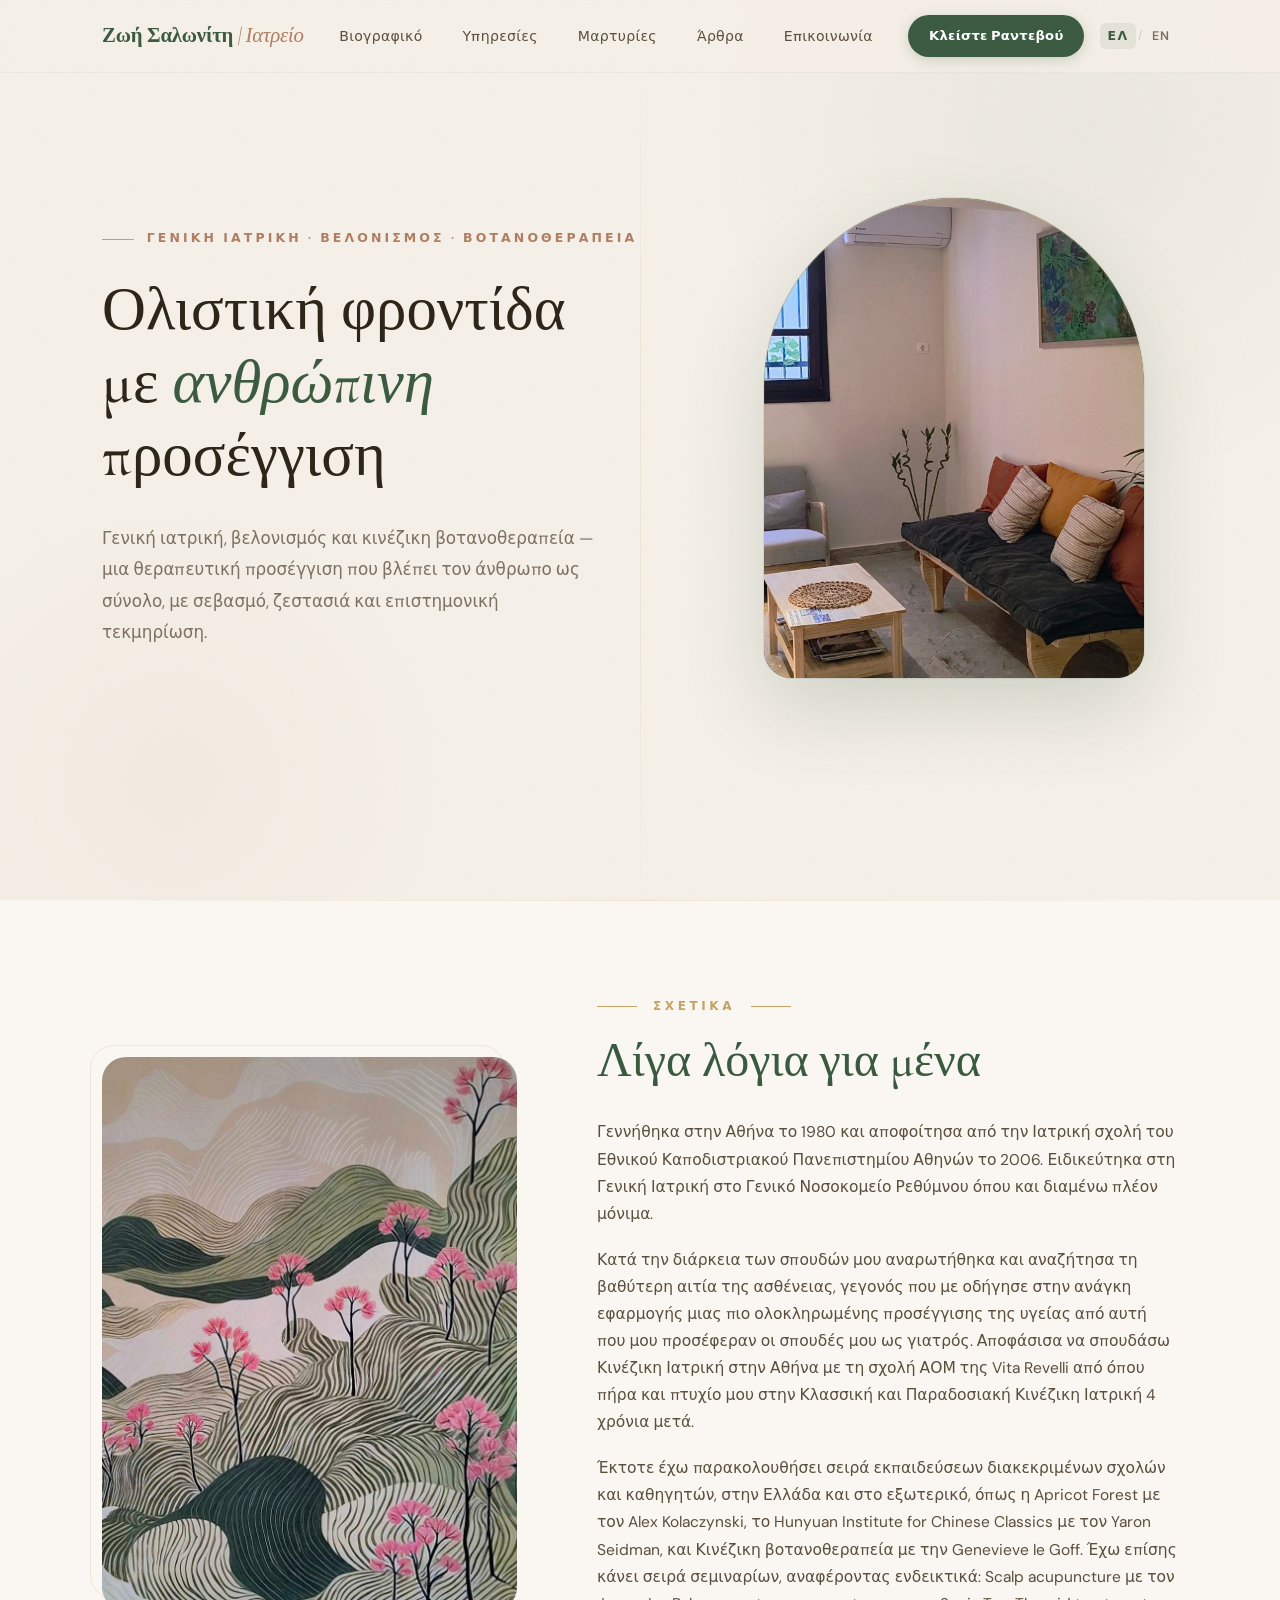
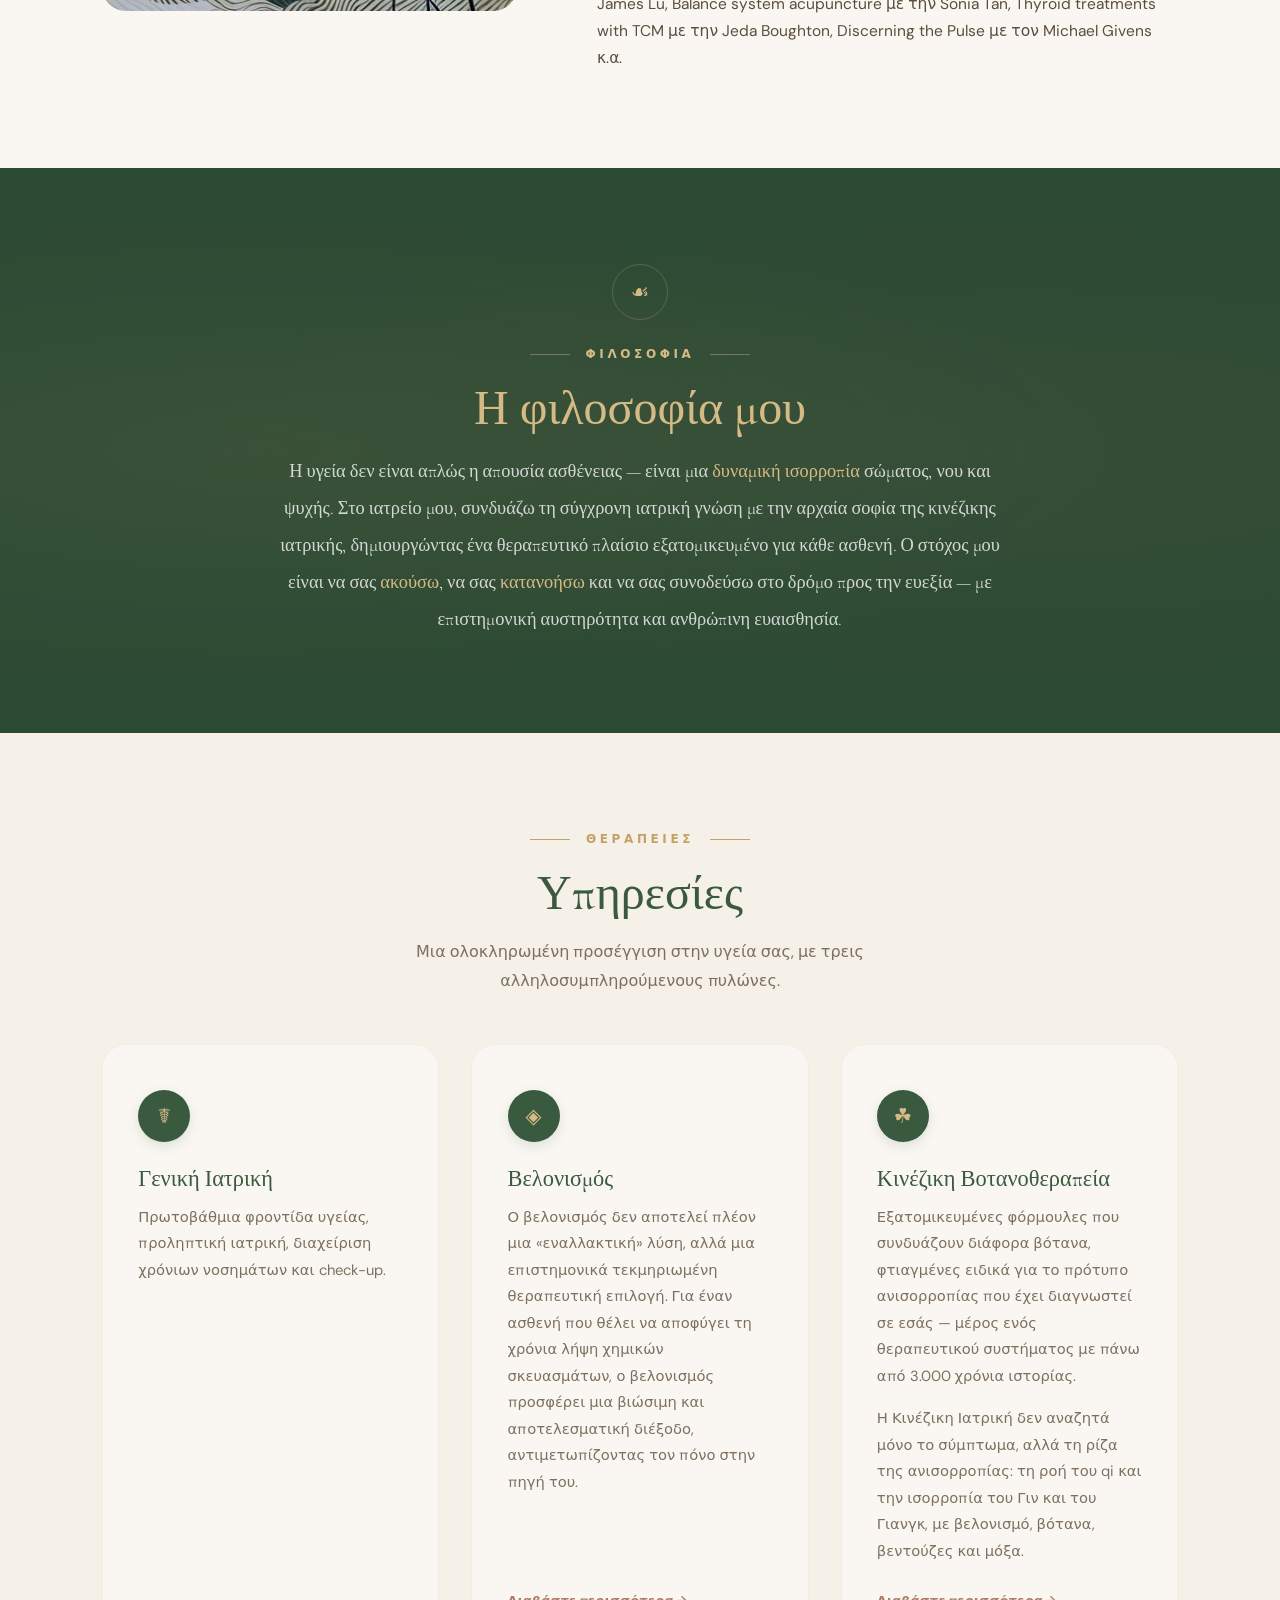
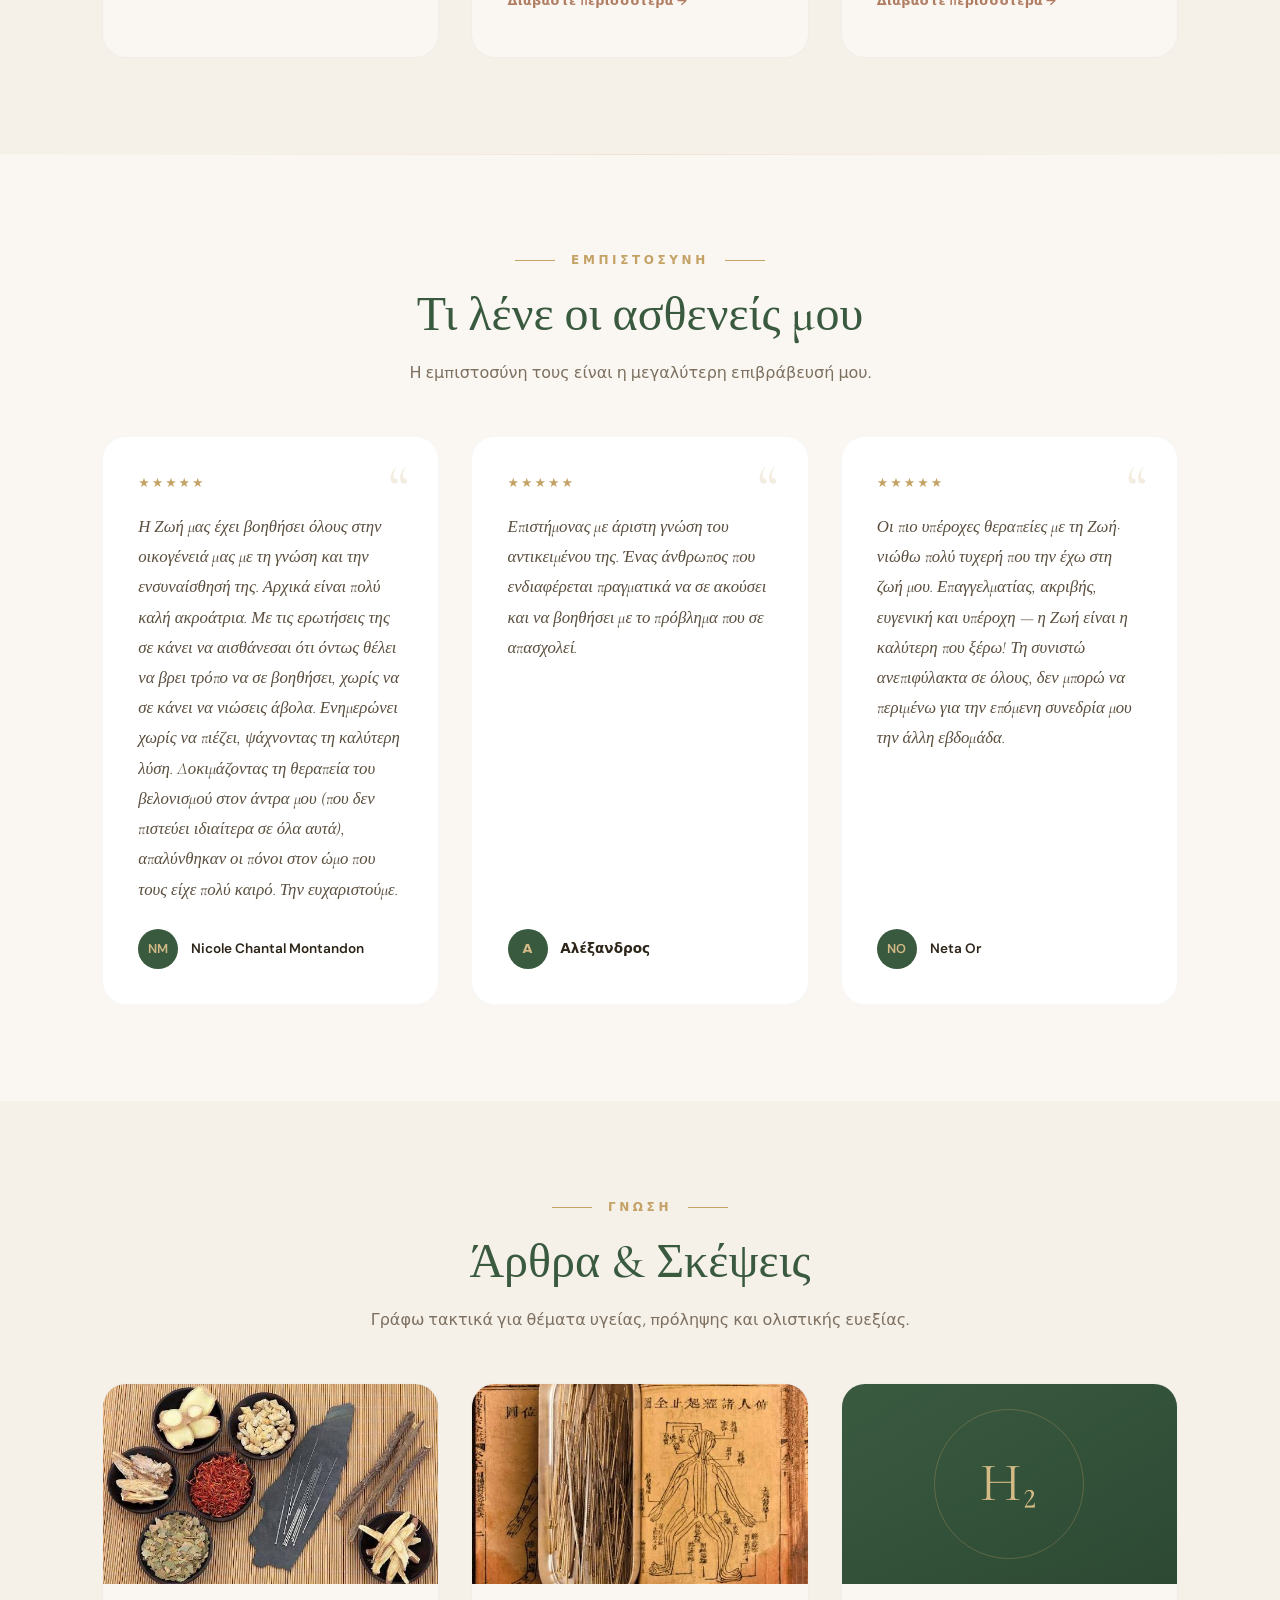
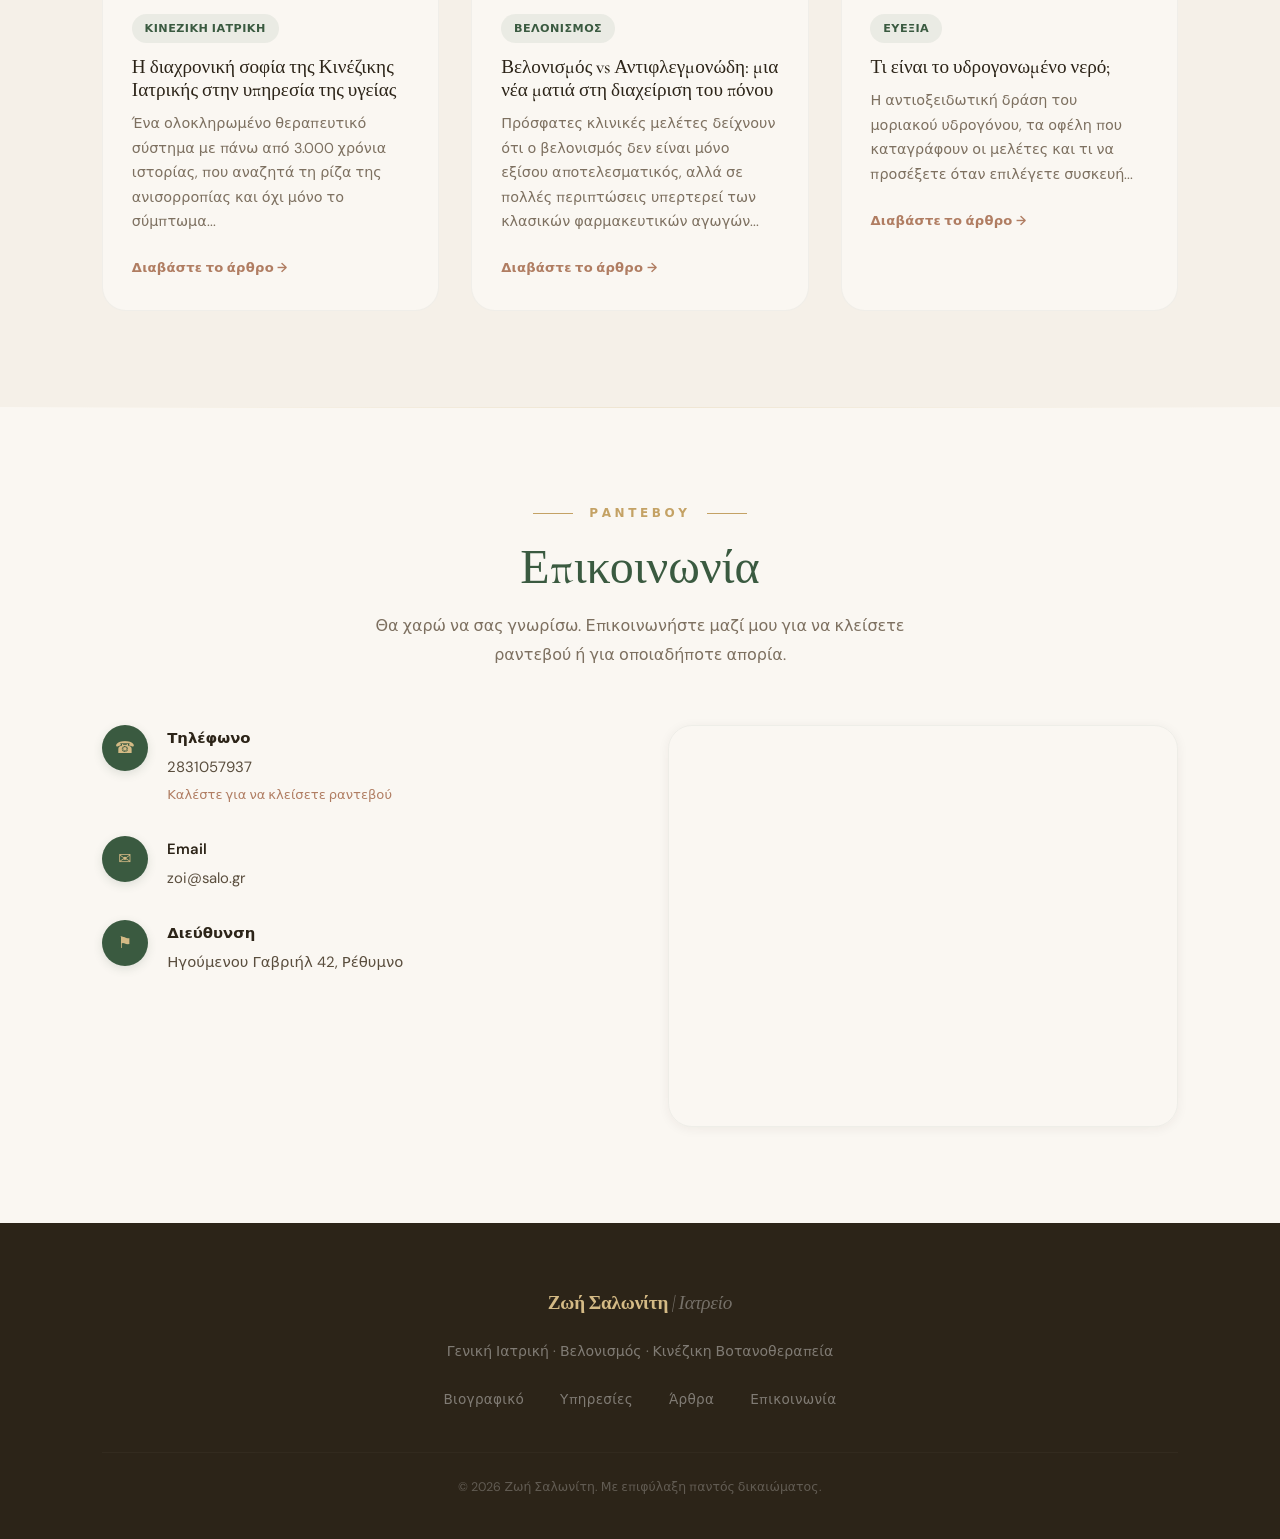
<file: index.html>
<!DOCTYPE html>
<html lang="el" data-lang="el"
      data-title-el="Ζωή Σαλωνίτη — Γενική Ιατρική · Βελονισμός · Κινέζικη Βοτανοθεραπεία"
      data-title-en="Zoi Saloniti — General Medicine · Acupuncture · Chinese Herbal Medicine"
      data-description-el="Ιατρείο στο Ρέθυμνο: γενική ιατρική, βελονισμός και κινέζικη βοτανοθεραπεία. Μια ολιστική προσέγγιση της υγείας με ανθρώπινη φροντίδα και επιστημονική τεκμηρίωση."
      data-description-en="Practice in Rethymno, Crete: general medicine, acupuncture and Chinese herbal medicine. A holistic approach to health, with genuine care and scientific grounding.">
<head>
    <meta charset="UTF-8">
    <meta name="viewport" content="width=device-width, initial-scale=1.0">
    <title>Ζωή Σαλωνίτη — Γενική Ιατρική · Βελονισμός · Κινέζικη Βοτανοθεραπεία</title>
    <meta name="description" content="Ιατρείο στο Ρέθυμνο: γενική ιατρική, βελονισμός και κινέζικη βοτανοθεραπεία. Μια ολιστική προσέγγιση της υγείας με ανθρώπινη φροντίδα και επιστημονική τεκμηρίωση.">
    <script src="lang.js"></script>
    <link rel="preconnect" href="https://fonts.googleapis.com">
    <link rel="preconnect" href="https://fonts.gstatic.com" crossorigin>
    <link href="https://fonts.googleapis.com/css2?family=Cormorant+Garamond:ital,wght@0,400;0,500;0,600;0,700;1,400;1,500&family=DM+Sans:ital,wght@0,400;0,500;0,600;0,700;1,400&display=swap" rel="stylesheet">
    <style>
        /* ── Reset & Base ── */
        *, *::before, *::after { margin: 0; padding: 0; box-sizing: border-box; }

        :root {
            --ivory:      #F5F0E8;
            --ivory-warm: #EDE6D8;
            --cream:      #FAF7F2;
            --forest:     #3A5A40;
            --forest-deep:#2D4A34;
            --forest-light:#4A7050;
            --clay:       #B07D62;
            --clay-light: #C49A80;
            --clay-dark:  #8E5F46;
            --gold:       #C4A265;
            --gold-light: #D4BA85;
            --text:       #2C2418;
            --text-mid:   #5A4E3E;
            --text-light: #7D7060;
            --sage-bg:    #D4DCCA;
            --white:      #FFFFFF;
            --shadow-sm:  0 2px 12px rgba(44,36,24,.06);
            --shadow-md:  0 8px 30px rgba(44,36,24,.08);
            --shadow-lg:  0 20px 60px rgba(44,36,24,.12);
            --radius:     12px;
            --radius-lg:  24px;
        }

        html { scroll-behavior: smooth; }

        /* ── Bilingual content: only the active language is displayed ── */
        html[data-lang="el"] [data-lang="en"],
        html[data-lang="en"] [data-lang="el"] { display: none !important; }

        body {
            font-family: 'DM Sans', system-ui, sans-serif;
            color: var(--text);
            background: var(--ivory);
            line-height: 1.75;
            -webkit-font-smoothing: antialiased;
            overflow-x: hidden;
        }

        /* Grain texture overlay */
        body::after {
            content: '';
            position: fixed;
            top: 0; left: 0; width: 100%; height: 100%;
            pointer-events: none;
            z-index: 9999;
            opacity: .028;
            background-image: url("data:image/svg+xml,%3Csvg viewBox='0 0 256 256' xmlns='http://www.w3.org/2000/svg'%3E%3Cfilter id='noise'%3E%3CfeTurbulence type='fractalNoise' baseFrequency='0.9' numOctaves='4' stitchTiles='stitch'/%3E%3C/filter%3E%3Crect width='100%25' height='100%25' filter='url(%23noise)'/%3E%3C/svg%3E");
            background-repeat: repeat;
            background-size: 200px 200px;
        }

        /* ── Typography ── */
        h1, h2, h3 {
            font-family: 'Cormorant Garamond', Georgia, serif;
            font-weight: 600;
            line-height: 1.2;
        }
        h4, h5 {
            font-family: 'DM Sans', system-ui, sans-serif;
            font-weight: 600;
        }

        h2.section-title {
            font-size: clamp(2rem, 4vw, 3rem);
            font-weight: 500;
            margin-bottom: .3em;
            color: var(--forest);
        }
        .section-subtitle {
            color: var(--text-light);
            font-size: 1rem;
            max-width: 550px;
            margin: 0 auto 3rem;
            line-height: 1.8;
        }

        /* Decorative line for section titles */
        .section-ornament {
            display: flex;
            align-items: center;
            justify-content: center;
            gap: 1rem;
            margin-bottom: 1rem;
        }
        .section-ornament::before,
        .section-ornament::after {
            content: '';
            width: 40px;
            height: 1px;
            background: var(--gold);
        }
        .section-ornament span {
            font-size: .75rem;
            letter-spacing: .3em;
            text-transform: uppercase;
            color: var(--gold);
            font-weight: 600;
        }

        /* ── Layout helpers ── */
        .container { max-width: 1140px; margin: 0 auto; padding: 0 2rem; }
        section { padding: 6rem 0; position: relative; }
        .text-center { text-align: center; }

        /* ── Navigation ── */
        nav {
            position: fixed; top: 0; left: 0; right: 0; z-index: 100;
            background: rgba(245,240,232,.88);
            backdrop-filter: blur(16px);
            -webkit-backdrop-filter: blur(16px);
            border-bottom: 1px solid rgba(58,90,64,.06);
            transition: box-shadow .4s, background .4s;
        }
        nav.scrolled {
            box-shadow: 0 1px 20px rgba(44,36,24,.06);
            background: rgba(245,240,232,.95);
        }
        nav .container {
            display: flex; align-items: center; justify-content: space-between;
            height: 72px;
        }
        .logo {
            font-family: 'Cormorant Garamond', Georgia, serif;
            font-size: 1.3rem; font-weight: 600; color: var(--forest);
            text-decoration: none; letter-spacing: -.01em;
        }
        .logo .logo-sub {
            color: var(--clay);
            font-weight: 400;
            font-style: italic;
        }
        .nav-links { display: flex; gap: 2.5rem; list-style: none; }
        .nav-links a {
            text-decoration: none; color: var(--text-mid);
            font-size: .88rem; font-weight: 500;
            letter-spacing: .02em;
            transition: color .3s; position: relative;
        }
        .nav-links a:hover { color: var(--forest); }
        .nav-links a::after {
            content: ''; position: absolute; bottom: -6px; left: 50%; transform: translateX(-50%);
            width: 0; height: 1.5px; background: var(--gold);
            border-radius: 1px; transition: width .3s;
        }
        .nav-links a:hover::after { width: 100%; }

        /* ── Language switch ── */
        .nav-right { display: flex; align-items: center; gap: 1rem; }

        /* Always-visible booking button in the fixed header */
        .nav-cta {
            display: inline-flex; align-items: center;
            background: var(--forest); color: var(--white);
            padding: .58rem 1.3rem; border-radius: 50px;
            font-size: .82rem; font-weight: 600; letter-spacing: .02em;
            text-decoration: none; white-space: nowrap;
            box-shadow: 0 3px 14px rgba(58,90,64,.22);
            transition: background .3s, transform .3s, box-shadow .3s;
        }
        .nav-cta:hover {
            background: var(--forest-deep);
            transform: translateY(-1px);
            box-shadow: 0 6px 20px rgba(58,90,64,.28);
        }
        .nav-cta-short { display: none; }
        .lang-switch { display: flex; align-items: center; gap: .15rem; }
        .lang-btn {
            background: none; border: none; cursor: pointer;
            font-family: inherit; font-size: .78rem; font-weight: 600;
            letter-spacing: .12em; text-transform: uppercase;
            color: var(--text-light);
            padding: .3rem .45rem; border-radius: 6px;
            transition: color .3s, background .3s;
        }
        .lang-btn:hover { color: var(--forest); }
        .lang-btn[aria-pressed="true"] {
            color: var(--forest); background: rgba(58,90,64,.08);
        }
        .lang-sep { color: rgba(58,90,64,.25); font-size: .7rem; }

        .hamburger {
            display: none; background: none; border: none; cursor: pointer;
            flex-direction: column; gap: 5px; padding: 4px;
        }
        .hamburger span {
            display: block; width: 22px; height: 1.5px; background: var(--text);
            border-radius: 2px; transition: .3s;
        }

        /* ── Hero ── */
        .hero {
            min-height: 100vh; display: flex; align-items: center;
            padding-top: 72px;
            background: var(--ivory);
            position: relative; overflow: hidden;
        }
        /* Subtle radial gradient for depth */
        .hero::before {
            content: ''; position: absolute; top: -30%; right: -15%;
            width: 800px; height: 800px; border-radius: 50%;
            background: radial-gradient(circle, rgba(58,90,64,.06) 0%, transparent 65%);
            pointer-events: none;
        }
        .hero::after {
            content: ''; position: absolute; bottom: -20%; left: -10%;
            width: 600px; height: 600px; border-radius: 50%;
            background: radial-gradient(circle, rgba(176,125,98,.05) 0%, transparent 65%);
            pointer-events: none;
        }
        /* Decorative vertical line */
        .hero-line {
            position: absolute;
            top: 72px; bottom: 0; left: 50%;
            width: 1px;
            background: linear-gradient(to bottom, transparent, var(--gold-light) 30%, var(--gold-light) 70%, transparent);
            opacity: .2;
            pointer-events: none;
        }

        .hero .container {
            display: grid; grid-template-columns: 1.1fr 0.9fr; gap: 5rem; align-items: center;
            position: relative; z-index: 1;
        }
        .hero-text h1 {
            font-size: clamp(2.4rem, 5vw, 3.8rem);
            color: var(--text); margin-bottom: .5em;
            font-weight: 500;
        }
        .hero-text h1 em {
            font-style: italic; color: var(--forest);
            font-weight: 500;
        }
        /* Cormorant's Latin glyphs have a smaller x-height than its Greek ones,
           so English headings need a nudge to look the same size. */
        html[data-lang="en"] .hero-text h1 {
            font-size: clamp(2.6rem, 5.45vw, 4.15rem);
        }
        html[data-lang="en"] h2.section-title {
            font-size: clamp(2.15rem, 4.35vw, 3.25rem);
        }
        .hero-tagline {
            display: flex; align-items: center; gap: .8rem;
            margin-bottom: 1.5rem;
        }
        .hero-tagline::before {
            content: '';
            width: 32px; height: 1px;
            background: var(--gold);
            flex-shrink: 0;
        }
        .hero-tagline span {
            font-size: .78rem;
            letter-spacing: .25em;
            text-transform: uppercase;
            color: var(--clay);
            font-weight: 600;
        }
        .hero-text p {
            font-size: 1.05rem; color: var(--text-light);
            max-width: 500px;
            line-height: 1.85;
        }
        .hero-photo {
            display: flex; justify-content: center; align-items: center;
        }
        .hero-photo .photo-frame {
            width: 380px; height: 480px;
            border-radius: 220px 220px 32px 32px;
            background: linear-gradient(170deg, var(--forest) 0%, var(--forest-deep) 100%);
            display: flex; align-items: flex-end; justify-content: center;
            position: relative; overflow: hidden;
            box-shadow: 0 30px 80px rgba(58,90,64,.2), 0 0 0 1px rgba(58,90,64,.1);
        }
        /* Gold border accent on photo */
        .photo-frame::before {
            content: '';
            position: absolute; inset: -1px;
            border-radius: inherit;
            padding: 2px;
            background: linear-gradient(170deg, var(--gold-light) 0%, transparent 50%);
            -webkit-mask: linear-gradient(#fff 0 0) content-box, linear-gradient(#fff 0 0);
            -webkit-mask-composite: xor;
            mask-composite: exclude;
            pointer-events: none;
            opacity: .4;
        }
        .photo-frame .placeholder-text {
            color: rgba(255,255,255,.5); font-size: .85rem;
            position: absolute; top: 50%; left: 50%; transform: translate(-50%,-50%);
            text-align: center;
            font-family: 'Cormorant Garamond', serif;
            font-style: italic;
            letter-spacing: .05em;
        }
        .photo-frame .silhouette {
            width: 70%; height: 75%;
            background: linear-gradient(to top, rgba(255,255,255,.08), rgba(255,255,255,.02));
            border-radius: 160px 160px 0 0;
        }

        /* ── About ── */
        .about { background: var(--cream); }
        .about::before {
            content: '';
            position: absolute; top: 0; left: 0; right: 0;
            height: 1px;
            background: linear-gradient(to right, transparent, var(--gold-light), transparent);
            opacity: .3;
        }
        .about-grid {
            display: grid; grid-template-columns: 1fr 1.4fr; gap: 5rem; align-items: center;
        }
        .about-image-wrap {
            position: relative;
        }
        .about-image {
            width: 100%; aspect-ratio: 3/4; border-radius: var(--radius-lg);
            background: linear-gradient(145deg, var(--ivory-warm) 0%, #d8cfbf 100%);
            display: flex; align-items: center; justify-content: center;
            color: var(--text-light); font-size: .9rem;
            font-family: 'Cormorant Garamond', serif;
            font-style: italic;
            overflow: hidden;
        }
        /* Decorative frame behind image */
        .about-image-wrap::after {
            content: '';
            position: absolute;
            top: -12px; left: -12px; right: 12px; bottom: 12px;
            border: 1px solid var(--gold-light);
            border-radius: var(--radius-lg);
            opacity: .3;
            pointer-events: none;
            z-index: -1;
        }
        .about-text h2 { color: var(--forest); margin-bottom: .6em; }
        .about-text p {
            margin-bottom: 1.2em; color: var(--text-mid);
            font-size: .97rem;
        }
        .about-text p:last-of-type { margin-bottom: 0; }

        /* ── Mission ── */
        .mission {
            background: var(--forest-deep);
            color: var(--white); text-align: center;
            position: relative; overflow: hidden;
        }
        /* Subtle botanical pattern overlay */
        .mission::before {
            content: '';
            position: absolute; inset: 0;
            background: radial-gradient(ellipse at 20% 50%, rgba(196,162,101,.08) 0%, transparent 60%),
                        radial-gradient(ellipse at 80% 50%, rgba(176,125,98,.06) 0%, transparent 60%);
            pointer-events: none;
        }
        .mission .container { position: relative; z-index: 1; }
        .mission h2 { color: var(--gold-light); }
        .mission .section-ornament span { color: var(--gold-light); }
        .mission .section-ornament::before,
        .mission .section-ornament::after { background: var(--gold-light); opacity: .4; }
        .mission-text {
            max-width: 720px; margin: 0 auto; font-size: 1.15rem;
            line-height: 2; color: rgba(255,255,255,.78);
            font-family: 'Cormorant Garamond', serif;
            font-weight: 400;
        }
        .mission-text em {
            font-style: normal; color: var(--gold-light);
            font-weight: 500;
        }
        .mission-icon {
            width: 56px; height: 56px; margin: 0 auto 1.5rem;
            border-radius: 50%;
            border: 1px solid rgba(196,162,101,.3);
            display: flex; align-items: center; justify-content: center;
            font-size: 1.3rem;
            color: var(--gold-light);
        }

        /* ── Services ── */
        .services { background: var(--ivory); }
        .services-grid {
            display: grid; grid-template-columns: repeat(3, 1fr); gap: 2rem;
        }
        .service-card {
            background: var(--cream);
            border-radius: var(--radius-lg); padding: 2.8rem 2.2rem;
            text-align: left;
            display: flex; flex-direction: column;
            transition: transform .4s cubic-bezier(.25,.8,.25,1), box-shadow .4s;
            border: 1px solid rgba(58,90,64,.05);
            position: relative;
            overflow: hidden;
        }
        .service-card::before {
            content: '';
            position: absolute; top: 0; left: 0; right: 0;
            height: 3px;
            background: linear-gradient(to right, var(--forest), var(--gold));
            opacity: 0;
            transition: opacity .4s;
        }
        .service-card:hover::before { opacity: 1; }
        .service-card:hover {
            transform: translateY(-6px);
            box-shadow: var(--shadow-md);
        }
        .service-icon {
            width: 52px; height: 52px; border-radius: 50%; margin-bottom: 1.5rem;
            background: var(--forest);
            display: flex; align-items: center; justify-content: center;
            font-size: 1.3rem;
            color: var(--gold-light);
            box-shadow: 0 4px 12px rgba(58,90,64,.15);
        }
        .service-card h3 {
            font-size: 1.4rem; margin-bottom: .5em; color: var(--forest);
            font-weight: 500;
        }
        .service-card p { font-size: .92rem; color: var(--text-light); line-height: 1.8; }

        .service-card p + p { margin-top: 1rem; }
        .service-more {
            align-self: flex-start;
            margin-top: auto; padding-top: 1.6rem;
            font-size: .8rem; font-weight: 600; color: var(--clay);
            text-decoration: none; letter-spacing: .02em;
            transition: color .3s;
        }
        .service-more:hover { color: var(--clay-dark); }

        /* ── Testimonials ── */
        .testimonials { background: var(--cream); }
        .testimonials::before {
            content: '';
            position: absolute; top: 0; left: 0; right: 0;
            height: 1px;
            background: linear-gradient(to right, transparent, var(--gold-light), transparent);
            opacity: .3;
        }
        .testimonials-grid {
            display: grid; grid-template-columns: repeat(3, 1fr); gap: 2rem;
        }
        .testimonial-card {
            background: var(--white);
            border-radius: var(--radius-lg); padding: 2.2rem;
            position: relative;
            border: 1px solid rgba(58,90,64,.04);
            text-align: left;
            display: flex; flex-direction: column;
        }
        .testimonial-card::before {
            content: '\201C';
            position: absolute; top: 1.2rem; right: 1.8rem;
            font-size: 4rem; color: var(--gold);
            opacity: .2;
            font-family: 'Cormorant Garamond', Georgia, serif;
            line-height: 1;
        }
        .testimonial-card p {
            font-size: .95rem; color: var(--text-mid);
            font-style: italic;
            font-family: 'Cormorant Garamond', serif;
            font-size: 1.05rem;
            line-height: 1.8;
            margin-bottom: 1.5rem; padding-top: .6rem;
        }
        .testimonial-author {
            display: flex; align-items: center; gap: .8rem;
            margin-top: auto;
        }
        .author-avatar {
            width: 40px; height: 40px; border-radius: 50%;
            background: var(--forest); display: flex; align-items: center;
            justify-content: center; color: var(--gold-light); font-weight: 600;
            font-size: .8rem;
        }
        .author-info { font-size: .85rem; }
        .author-info strong { display: block; color: var(--text); font-weight: 600; }
        .author-info span { color: var(--text-light); }
        .stars { color: var(--gold); font-size: .8rem; letter-spacing: 2px; margin-bottom: .5rem; }

        /* ── Articles ── */
        .articles { background: var(--ivory); }
        .articles-grid {
            display: grid; grid-template-columns: repeat(3, 1fr); gap: 2rem;
        }
        .article-card {
            display: block; text-decoration: none; color: inherit;
            background: var(--cream); border-radius: var(--radius-lg); overflow: hidden;
            transition: transform .4s cubic-bezier(.25,.8,.25,1), box-shadow .4s;
            border: 1px solid rgba(58,90,64,.05);
        }
        .article-card:hover {
            transform: translateY(-6px); box-shadow: var(--shadow-md);
        }
        .article-thumb {
            height: 200px;
            background: linear-gradient(145deg, var(--ivory-warm) 0%, #d8cfc0 100%);
            display: flex; align-items: center; justify-content: center;
            color: var(--text-light); font-size: .85rem;
            font-family: 'Cormorant Garamond', serif;
            font-style: italic;
            position: relative;
            overflow: hidden;
        }
        .article-thumb img {
            width: 100%; height: 100%; object-fit: cover; display: block;
        }
        .article-thumb-deco {
            background: linear-gradient(150deg, var(--forest) 0%, var(--forest-deep) 100%);
        }
        .article-thumb-deco span {
            font-family: 'Cormorant Garamond', serif;
            font-size: 3.4rem; font-style: normal;
            color: var(--gold-light);
            letter-spacing: .04em;
            position: relative; z-index: 1;
        }
        .article-thumb-deco::before {
            content: '';
            position: absolute;
            width: 150px; height: 150px; border-radius: 50%;
            border: 1px solid rgba(196,162,101,.3);
        }
        /* Subtle decorative overlay on article thumbs */
        .article-thumb::after {
            content: '';
            position: absolute; inset: 0;
            background: linear-gradient(to bottom, transparent 60%, rgba(44,36,24,.04));
        }
        .article-body { padding: 1.8rem; }
        .article-tag {
            display: inline-block; font-size: .7rem; font-weight: 600;
            color: var(--forest); background: rgba(58,90,64,.08);
            padding: .3rem .8rem; border-radius: 20px; margin-bottom: .8rem;
            letter-spacing: .04em; text-transform: uppercase;
        }
        .article-body h3 {
            font-size: 1.2rem; margin-bottom: .5em;
            color: var(--text); font-weight: 500;
        }
        .article-body p { font-size: .9rem; color: var(--text-light); margin-bottom: 1.2rem; line-height: 1.7; }
        .article-more {
            font-size: .82rem; color: var(--clay); font-weight: 600;
            letter-spacing: .02em;
        }
        .article-card:hover .article-more { color: var(--clay-dark); }

        /* ── Contact ── */
        .contact { background: var(--cream); }
        .contact::before {
            content: '';
            position: absolute; top: 0; left: 0; right: 0;
            height: 1px;
            background: linear-gradient(to right, transparent, var(--gold-light), transparent);
            opacity: .3;
        }
        .contact-grid {
            display: grid; grid-template-columns: 1fr 1fr; gap: 3.5rem;
        }
        .contact-info h3 {
            font-family: 'Cormorant Garamond', serif;
            color: var(--forest); margin-bottom: .3em; font-size: 1.3rem;
            font-weight: 500;
        }
        .contact-info > p { color: var(--text-light); margin-bottom: 2rem; font-size: .95rem; }
        .contact-detail {
            display: flex; align-items: flex-start; gap: 1.2rem; margin-bottom: 1.8rem;
        }
        .contact-detail .icon-circle {
            width: 46px; height: 46px; border-radius: 50%; flex-shrink: 0;
            background: var(--forest);
            display: flex; align-items: center; justify-content: center;
            font-size: 1rem;
            color: var(--gold-light);
            box-shadow: 0 3px 10px rgba(58,90,64,.15);
        }
        .contact-detail .detail-text { font-size: .93rem; }
        .detail-text strong { display: block; color: var(--text); margin-bottom: .2em; font-weight: 600; }
        .detail-text span, .detail-text a {
            color: var(--text-mid); text-decoration: none;
        }
        .detail-text a:hover { color: var(--forest); }
        .detail-text .detail-note {
            display: block; margin-top: .3em;
            font-size: .82rem; color: var(--clay);
            font-weight: 500;
        }
        .contact-map {
            border-radius: var(--radius-lg); overflow: hidden;
            min-height: 400px;
            box-shadow: var(--shadow-sm);
            border: 1px solid rgba(58,90,64,.06);
        }
        .contact-map iframe {
            width: 100%; height: 100%; min-height: 400px; display: block;
        }

        /* ── Footer ── */
        footer {
            background: var(--text);
            color: rgba(255,255,255,.5);
            padding: 4rem 0 2.5rem;
            text-align: center;
            font-size: .88rem;
        }
        footer .logo {
            color: var(--gold-light); margin-bottom: .5rem; display: inline-block;
            font-size: 1.2rem;
        }
        footer .logo .logo-sub { color: rgba(255,255,255,.35); }
        footer .tagline {
            margin-top: .6rem;
            color: rgba(255,255,255,.4);
            font-size: .88rem;
        }
        footer .footer-links { margin-top: 1.5rem; }
        footer .footer-links a {
            color: rgba(255,255,255,.4); text-decoration: none; margin: 0 1rem;
            font-size: .85rem; transition: color .3s;
            letter-spacing: .02em;
        }
        footer .footer-links a:hover { color: var(--gold-light); }
        footer .copyright {
            margin-top: 2.5rem;
            font-size: .78rem;
            opacity: .5;
            padding-top: 1.5rem;
            border-top: 1px solid rgba(255,255,255,.06);
        }

        /* ── Scroll animations ── */
        .reveal {
            opacity: 0;
            transform: translateY(32px);
            transition: opacity .7s cubic-bezier(.25,.8,.25,1), transform .7s cubic-bezier(.25,.8,.25,1);
        }
        .reveal.visible {
            opacity: 1;
            transform: translateY(0);
        }
        .reveal-delay-1 { transition-delay: .1s; }
        .reveal-delay-2 { transition-delay: .2s; }
        .reveal-delay-3 { transition-delay: .3s; }

        /* Hero entrance animations */
        .hero-text { opacity: 0; transform: translateY(30px); animation: heroFadeIn .9s cubic-bezier(.25,.8,.25,1) .2s forwards; }
        .hero-photo { opacity: 0; transform: translateY(30px); animation: heroFadeIn .9s cubic-bezier(.25,.8,.25,1) .4s forwards; }
        @keyframes heroFadeIn {
            to { opacity: 1; transform: translateY(0); }
        }

        /* ── Responsive ── */
        @media (max-width: 900px) {
            .hero .container { grid-template-columns: 1fr; text-align: center; gap: 3rem; }
            .hero-text p { margin-left: auto; margin-right: auto; }
            .hero-tagline { justify-content: center; }
            .hero-photo { order: -1; }
            .photo-frame { width: 280px; height: 350px; }
            .hero-line { display: none; }
            .about-grid { grid-template-columns: 1fr; }
            .about-image-wrap { max-width: 400px; margin: 0 auto; }
            .services-grid, .testimonials-grid, .articles-grid { grid-template-columns: 1fr; max-width: 500px; margin: 0 auto; }
            .contact-grid { grid-template-columns: 1fr; }
            section { padding: 4rem 0; }
        }

        @media (max-width: 700px) {
            .nav-links {
                display: none; position: fixed; top: 72px; left: 0; right: 0;
                background: var(--ivory); flex-direction: column; padding: 2rem;
                gap: 1.5rem; border-bottom: 1px solid rgba(58,90,64,.08);
                box-shadow: 0 8px 30px rgba(0,0,0,.06);
            }
            .nav-links.open { display: flex; }
            .hamburger { display: flex; }
            .container { padding: 0 1.2rem; }
            .nav-right { gap: .5rem; }
            .nav-cta { padding: .5rem .95rem; font-size: .76rem; }
            .nav-cta-long { display: none; }
            .nav-cta-short { display: inline; }
            .lang-btn { padding: .3rem .25rem; font-size: .72rem; letter-spacing: .04em; }
            .logo { font-size: 1.1rem; }
            .logo .logo-sub { display: none; }
        }

        @media (max-width: 400px) {
            .nav-right { gap: .4rem; }
            .nav-cta { padding: .45rem .85rem; font-size: .73rem; }
            .lang-btn { font-size: .68rem; padding: .3rem .2rem; }
            .logo { font-size: 1rem; }
            nav .container { padding: 0 1rem; }
        }

        @media (min-width: 701px) and (max-width: 900px) {
            .services-grid, .testimonials-grid, .articles-grid {
                grid-template-columns: 1fr 1fr;
                max-width: 100%;
            }
        }
    </style>
</head>
<body>

<!-- ════════ Navigation ════════ -->
<nav id="navbar">
    <div class="container">
        <a href="#" class="logo">
            <span data-lang="el">Ζωή Σαλωνίτη <span class="logo-sub">| Ιατρείο</span></span>
            <span data-lang="en">Zoi Saloniti <span class="logo-sub">| Practice</span></span>
        </a>
        <ul class="nav-links" id="navLinks">
            <li><a href="#about"><span data-lang="el">Βιογραφικό</span><span data-lang="en">About</span></a></li>
            <li><a href="#services"><span data-lang="el">Υπηρεσίες</span><span data-lang="en">Services</span></a></li>
            <li><a href="#testimonials"><span data-lang="el">Μαρτυρίες</span><span data-lang="en">Testimonials</span></a></li>
            <li><a href="#articles"><span data-lang="el">Άρθρα</span><span data-lang="en">Articles</span></a></li>
            <li><a href="#contact"><span data-lang="el">Επικοινωνία</span><span data-lang="en">Contact</span></a></li>
        </ul>
        <div class="nav-right">
            <a href="#contact" class="nav-cta">
                <span data-lang="el">
                    <span class="nav-cta-long">Κλείστε Ραντεβού</span>
                    <span class="nav-cta-short">Ραντεβού</span>
                </span>
                <span data-lang="en">
                    <span class="nav-cta-long">Book an Appointment</span>
                    <span class="nav-cta-short">Book</span>
                </span>
            </a>
            <div class="lang-switch" role="group" aria-label="Γλώσσα / Language">
                <button type="button" class="lang-btn" data-set-lang="el" aria-pressed="true" lang="el">ΕΛ</button>
                <span class="lang-sep" aria-hidden="true">/</span>
                <button type="button" class="lang-btn" data-set-lang="en" aria-pressed="false" lang="en">EN</button>
            </div>
            <button class="hamburger" id="hamburger" aria-label="Menu">
                <span></span><span></span><span></span>
            </button>
        </div>
    </div>
</nav>

<!-- ════════ Hero ════════ -->
<section class="hero" id="home">
    <div class="hero-line"></div>
    <div class="container">
        <div class="hero-text">
            <div class="hero-tagline">
                <span data-lang="el">Γενική Ιατρική &middot; Βελονισμός &middot; Βοτανοθεραπεία</span>
                <span data-lang="en">General Medicine &middot; Acupuncture &middot; Herbal Medicine</span>
            </div>
            <h1 data-lang="el">Ολιστική φροντίδα<br>με <em>ανθρώπινη</em> προσέγγιση</h1>
            <h1 data-lang="en">Holistic care<br>with a <em>human</em> approach</h1>
            <p data-lang="el">Γενική ιατρική, βελονισμός και κινέζικη βοτανοθεραπεία — μια θεραπευτική προσέγγιση που βλέπει τον άνθρωπο ως σύνολο, με σεβασμό, ζεστασιά και επιστημονική τεκμηρίωση.</p>
            <p data-lang="en">General medicine, acupuncture and Chinese herbal medicine — a therapeutic approach that sees the person as a whole, with respect, warmth and scientific grounding.</p>
        </div>
        <div class="hero-photo">
            <div class="photo-frame">
                <img src="img/office_entrance.jpg" alt="Αίθουσα αναμονής ιατρείου" style="width:100%;height:100%;object-fit:cover;">
            </div>
        </div>
    </div>
</section>

<!-- ════════ About / Bio ════════ -->
<section class="about" id="about">
    <div class="container">
        <div class="about-grid">
            <div class="about-image-wrap reveal">
                <div class="about-image">
                    <img src="img/office_wallpaper.jpg" alt="Τοιχογραφία στον χώρο του ιατρείου" style="width:100%;height:100%;object-fit:cover;">
                </div>
            </div>
            <div class="about-text reveal reveal-delay-1">
                <div class="section-ornament" style="justify-content: flex-start;">
                    <span data-lang="el">Σχετικά</span>
                    <span data-lang="en">About</span>
                </div>
                <h2 class="section-title" data-lang="el">Λίγα λόγια για μένα</h2>
                <h2 class="section-title" data-lang="en">A few words about me</h2>
                <div data-lang="el">
                    <p>Γεννήθηκα στην Αθήνα το 1980 και αποφοίτησα από την Ιατρική σχολή του Εθνικού Καποδιστριακού Πανεπιστημίου Αθηνών το 2006. Ειδικεύτηκα στη Γενική Ιατρική στο Γενικό Νοσοκομείο Ρεθύμνου όπου και διαμένω πλέον μόνιμα.</p>
                    <p>Κατά την διάρκεια των σπουδών μου αναρωτήθηκα και αναζήτησα τη βαθύτερη αιτία της ασθένειας, γεγονός που με οδήγησε στην ανάγκη εφαρμογής μιας πιο ολοκληρωμένης προσέγγισης της υγείας από αυτή που μου προσέφεραν οι σπουδές μου ως γιατρός. Αποφάσισα να σπουδάσω Κινέζικη Ιατρική στην Αθήνα με τη σχολή ΑΟΜ της Vita Revelli από όπου πήρα και πτυχίο μου στην Κλασσική και Παραδοσιακή Κινέζικη Ιατρική 4 χρόνια μετά.</p>
                    <p>Έκτοτε έχω παρακολουθήσει σειρά εκπαιδεύσεων διακεκριμένων σχολών και καθηγητών, στην Ελλάδα και στο εξωτερικό, όπως η Apricot Forest με τον Alex Kolaczynski, το Hunyuan Institute for Chinese Classics με τον Yaron Seidman, και Κινέζικη βοτανοθεραπεία με την Genevieve le Goff. Έχω επίσης κάνει σειρά σεμιναρίων, αναφέροντας ενδεικτικά: Scalp acupuncture με τον James Lu, Balance system acupuncture με την Sonia Tan, Thyroid treatments with TCM με την Jeda Boughton, Discerning the Pulse με τον Michael Givens κ.α.</p>
                </div>
                <div data-lang="en">
                    <p>I was born in Athens in 1980 and graduated from the Medical School of the National and Kapodistrian University of Athens in 2006. I trained as a specialist in General Medicine at the General Hospital of Rethymno, where I now live permanently.</p>
                    <p>During my studies I kept asking about — and looking for — the deeper cause of illness. That search led me to the need for a more complete approach to health than the one my medical studies had offered me. I decided to study Chinese Medicine in Athens at Vita Revelli's AOM school, where four years later I received my diploma in Classical and Traditional Chinese Medicine.</p>
                    <p>Since then I have attended a series of trainings with distinguished schools and teachers, in Greece and abroad: Apricot Forest with Alex Kolaczynski, the Hunyuan Institute for Chinese Classics with Yaron Seidman, and Chinese herbal medicine with Genevieve le Goff. I have also completed numerous seminars, including Scalp Acupuncture with James Lu, Balance System Acupuncture with Sonia Tan, Thyroid Treatments with TCM with Jeda Boughton and Discerning the Pulse with Michael Givens, among others.</p>
                </div>
            </div>
        </div>
    </div>
</section>

<!-- ════════ Mission ════════ -->
<section class="mission" id="mission">
    <div class="container text-center">
        <div class="mission-icon reveal">&#9753;</div>
        <div class="section-ornament reveal">
            <span data-lang="el">Φιλοσοφία</span>
            <span data-lang="en">Philosophy</span>
        </div>
        <h2 class="section-title reveal" data-lang="el">Η φιλοσοφία μου</h2>
        <h2 class="section-title reveal" data-lang="en">My philosophy</h2>
        <p class="mission-text reveal reveal-delay-1" data-lang="el">
            Η υγεία δεν είναι απλώς η απουσία ασθένειας — είναι μια <em>δυναμική ισορροπία</em> σώματος, νου και ψυχής. Στο ιατρείο μου, συνδυάζω τη σύγχρονη ιατρική γνώση με την αρχαία σοφία της κινέζικης ιατρικής, δημιουργώντας ένα θεραπευτικό πλαίσιο εξατομικευμένο για κάθε ασθενή. Ο στόχος μου είναι να σας <em>ακούσω</em>, να σας <em>κατανοήσω</em> και να σας συνοδεύσω στο δρόμο προς την ευεξία — με επιστημονική αυστηρότητα και ανθρώπινη ευαισθησία.
        </p>
        <p class="mission-text reveal reveal-delay-1" data-lang="en">
            Health is not simply the absence of illness — it is a <em>dynamic balance</em> of body, mind and spirit. In my practice I combine modern medical knowledge with the ancient wisdom of Chinese medicine, creating a therapeutic framework tailored to each patient. My aim is to <em>listen</em> to you, to <em>understand</em> you and to walk with you on the way towards well-being — with scientific rigour and human sensitivity.
        </p>
    </div>
</section>

<!-- ════════ Services ════════ -->
<section class="services" id="services">
    <div class="container text-center">
        <div class="section-ornament reveal">
            <span data-lang="el">Θεραπείες</span>
            <span data-lang="en">Treatments</span>
        </div>
        <h2 class="section-title reveal" data-lang="el">Υπηρεσίες</h2>
        <h2 class="section-title reveal" data-lang="en">Services</h2>
        <p class="section-subtitle reveal" data-lang="el">Μια ολοκληρωμένη προσέγγιση στην υγεία σας, με τρεις αλληλοσυμπληρούμενους πυλώνες.</p>
        <p class="section-subtitle reveal" data-lang="en">A complete approach to your health, built on three complementary pillars.</p>
        <div class="services-grid">
            <div class="service-card reveal reveal-delay-1">
                <div class="service-icon">&#9764;</div>
                <h3 data-lang="el">Γενική Ιατρική</h3>
                <h3 data-lang="en">General Medicine</h3>
                <p data-lang="el">Πρωτοβάθμια φροντίδα υγείας, προληπτική ιατρική, διαχείριση χρόνιων νοσημάτων και check-up.</p>
                <p data-lang="en">Primary health care, preventive medicine, management of chronic conditions and check-ups.</p>
            </div>
            <div class="service-card reveal reveal-delay-2">
                <div class="service-icon">&#9672;</div>
                <h3 data-lang="el">Βελονισμός</h3>
                <h3 data-lang="en">Acupuncture</h3>
                <p data-lang="el">Ο βελονισμός δεν αποτελεί πλέον μια «εναλλακτική» λύση, αλλά μια επιστημονικά τεκμηριωμένη θεραπευτική επιλογή. Για έναν ασθενή που θέλει να αποφύγει τη χρόνια λήψη χημικών σκευασμάτων, ο βελονισμός προσφέρει μια βιώσιμη και αποτελεσματική διέξοδο, αντιμετωπίζοντας τον πόνο στην πηγή του.</p>
                <p data-lang="en">Acupuncture is no longer an «alternative» option, but a scientifically documented therapeutic choice. For a patient who wants to avoid taking chemical preparations long term, acupuncture offers a sustainable and effective way out, addressing pain at its source.</p>
                <a class="service-more" href="arthra/velonismos-vs-antiflegmonodi.html">
                    <span data-lang="el">Διαβάστε περισσότερα &rarr;</span>
                    <span data-lang="en">Read more &rarr;</span>
                </a>
            </div>
            <div class="service-card reveal reveal-delay-3">
                <div class="service-icon">&#9752;</div>
                <h3 data-lang="el">Κινέζικη Βοτανοθεραπεία</h3>
                <h3 data-lang="en">Chinese Herbal Medicine</h3>
                <p data-lang="el">Εξατομικευμένες φόρμουλες που συνδυάζουν διάφορα βότανα, φτιαγμένες ειδικά για το πρότυπο ανισορροπίας που έχει διαγνωστεί σε εσάς — μέρος ενός θεραπευτικού συστήματος με πάνω από 3.000 χρόνια ιστορίας.</p>
                <p data-lang="en">Individualised formulas that combine several herbs, made specifically for the pattern of imbalance diagnosed in you — part of a therapeutic system with more than 3,000 years of history.</p>
                <p data-lang="el">Η Κινέζικη Ιατρική δεν αναζητά μόνο το σύμπτωμα, αλλά τη ρίζα της ανισορροπίας: τη ροή του qi και την ισορροπία του Γιν και του Γιανγκ, με βελονισμό, βότανα, βεντούζες και μόξα.</p>
                <p data-lang="en">Chinese Medicine looks not only at the symptom but at the root of the imbalance: the flow of qi and the balance of Yin and Yang, through acupuncture, herbs, cupping and moxa.</p>
                <a class="service-more" href="arthra/kineziki-iatriki.html">
                    <span data-lang="el">Διαβάστε περισσότερα &rarr;</span>
                    <span data-lang="en">Read more &rarr;</span>
                </a>
            </div>
        </div>
    </div>
</section>

<!-- ════════ Testimonials ════════ -->
<section class="testimonials" id="testimonials">
    <div class="container text-center">
        <div class="section-ornament reveal">
            <span data-lang="el">Εμπιστοσύνη</span>
            <span data-lang="en">Trust</span>
        </div>
        <h2 class="section-title reveal" data-lang="el">Τι λένε οι ασθενείς μου</h2>
        <h2 class="section-title reveal" data-lang="en">What my patients say</h2>
        <p class="section-subtitle reveal" data-lang="el">Η εμπιστοσύνη τους είναι η μεγαλύτερη επιβράβευσή μου.</p>
        <p class="section-subtitle reveal" data-lang="en">Their trust is my greatest reward.</p>
        <div class="testimonials-grid">
            <div class="testimonial-card reveal reveal-delay-1">
                <div class="stars">&#9733;&#9733;&#9733;&#9733;&#9733;</div>
                <p data-lang="el">Η Ζωή μας έχει βοηθήσει όλους στην οικογένειά μας με τη γνώση και την ενσυναίσθησή της. Αρχικά είναι πολύ καλή ακροάτρια. Με τις ερωτήσεις της σε κάνει να αισθάνεσαι ότι όντως θέλει να βρει τρόπο να σε βοηθήσει, χωρίς να σε κάνει να νιώσεις άβολα. Ενημερώνει χωρίς να πιέζει, ψάχνοντας τη καλύτερη λύση. Δοκιμάζοντας τη θεραπεία του βελονισμού στον άντρα μου (που δεν πιστεύει ιδιαίτερα σε όλα αυτά), απαλύνθηκαν οι πόνοι στον ώμο που τους είχε πολύ καιρό. Την ευχαριστούμε.</p>
                <p data-lang="en">Zoi has helped everyone in our family with her knowledge and her empathy. First of all, she is a very good listener. Her questions make you feel that she genuinely wants to find a way to help you, without ever making you feel uncomfortable. She informs you without pressing, always looking for the best solution. When my husband tried acupuncture (he is not particularly a believer in all this), the shoulder pain he had been carrying for a long time eased. We are grateful to her.</p>
                <div class="testimonial-author">
                    <div class="author-avatar">NM</div>
                    <div class="author-info">
                        <strong>Nicole Chantal Montandon</strong>
                    </div>
                </div>
            </div>
            <div class="testimonial-card reveal reveal-delay-2">
                <div class="stars">&#9733;&#9733;&#9733;&#9733;&#9733;</div>
                <p data-lang="el">Επιστήμονας με άριστη γνώση του αντικειμένου της. Ένας άνθρωπος που ενδιαφέρεται πραγματικά να σε ακούσει και να βοηθήσει με το πρόβλημα που σε απασχολεί.</p>
                <p data-lang="en">A scientist with excellent command of her field. Someone who genuinely cares to listen to you and to help with the problem that concerns you.</p>
                <div class="testimonial-author">
                    <div class="author-avatar">Α</div>
                    <div class="author-info">
                        <strong data-lang="el">Αλέξανδρος</strong>
                        <strong data-lang="en">Alexandros</strong>
                    </div>
                </div>
            </div>
            <div class="testimonial-card reveal reveal-delay-3">
                <div class="stars">&#9733;&#9733;&#9733;&#9733;&#9733;</div>
                <p data-lang="el">Οι πιο υπέροχες θεραπείες με τη Ζωή· νιώθω πολύ τυχερή που την έχω στη ζωή μου. Επαγγελματίας, ακριβής, ευγενική και υπέροχη — η Ζωή είναι η καλύτερη που ξέρω! Τη συνιστώ ανεπιφύλακτα σε όλους, δεν μπορώ να περιμένω για την επόμενη συνεδρία μου την άλλη εβδομάδα.</p>
                <p data-lang="en" lang="en">The most amazing treatments with Zoi, feel so lucky to have her in my life. Professional, precise, kind and lovely — Zoi is the best I know! I highly recommend to everyone, can't wait to my next session next week.</p>
                <div class="testimonial-author">
                    <div class="author-avatar">NO</div>
                    <div class="author-info">
                        <strong>Neta Or</strong>
                    </div>
                </div>
            </div>
        </div>
    </div>
</section>

<!-- ════════ Articles ════════ -->
<section class="articles" id="articles">
    <div class="container text-center">
        <div class="section-ornament reveal">
            <span data-lang="el">Γνώση</span>
            <span data-lang="en">Knowledge</span>
        </div>
        <h2 class="section-title reveal" data-lang="el">Άρθρα & Σκέψεις</h2>
        <h2 class="section-title reveal" data-lang="en">Articles & Thoughts</h2>
        <p class="section-subtitle reveal" data-lang="el">Γράφω τακτικά για θέματα υγείας, πρόληψης και ολιστικής ευεξίας.</p>
        <p class="section-subtitle reveal" data-lang="en">I write regularly on health, prevention and holistic well-being.</p>
        <div class="articles-grid">
            <a class="article-card reveal reveal-delay-1" href="arthra/kineziki-iatriki.html">
                <div class="article-thumb">
                    <img src="img/chinese_herbs.jpg" alt="Κινέζικα βότανα">
                </div>
                <div class="article-body" style="text-align: left;">
                    <span class="article-tag" data-lang="el">Κινέζικη Ιατρική</span>
                    <span class="article-tag" data-lang="en">Chinese Medicine</span>
                    <h3 data-lang="el">Η διαχρονική σοφία της Κινέζικης Ιατρικής στην υπηρεσία της υγείας</h3>
                    <h3 data-lang="en">The timeless wisdom of Chinese Medicine in the service of health</h3>
                    <p data-lang="el">Ένα ολοκληρωμένο θεραπευτικό σύστημα με πάνω από 3.000 χρόνια ιστορίας, που αναζητά τη ρίζα της ανισορροπίας και όχι μόνο το σύμπτωμα...</p>
                    <p data-lang="en">A complete therapeutic system with more than 3,000 years of history, one that looks for the root of the imbalance and not only the symptom...</p>
                    <span class="article-more" data-lang="el">Διαβάστε το άρθρο &rarr;</span>
                    <span class="article-more" data-lang="en">Read the article &rarr;</span>
                </div>
            </a>
            <a class="article-card reveal reveal-delay-2" href="arthra/velonismos-vs-antiflegmonodi.html">
                <div class="article-thumb">
                    <img src="img/accupuncture.jpg" alt="Συνεδρία βελονισμού">
                </div>
                <div class="article-body" style="text-align: left;">
                    <span class="article-tag" data-lang="el">Βελονισμός</span>
                    <span class="article-tag" data-lang="en">Acupuncture</span>
                    <h3 data-lang="el">Βελονισμός vs Αντιφλεγμονώδη: μια νέα ματιά στη διαχείριση του πόνου</h3>
                    <h3 data-lang="en">Acupuncture vs anti-inflammatories: a new look at pain management</h3>
                    <p data-lang="el">Πρόσφατες κλινικές μελέτες δείχνουν ότι ο βελονισμός δεν είναι μόνο εξίσου αποτελεσματικός, αλλά σε πολλές περιπτώσεις υπερτερεί των κλασικών φαρμακευτικών αγωγών...</p>
                    <p data-lang="en">Recent clinical studies suggest that acupuncture is not only equally effective, but in many cases outperforms conventional drug treatments...</p>
                    <span class="article-more" data-lang="el">Διαβάστε το άρθρο &rarr;</span>
                    <span class="article-more" data-lang="en">Read the article &rarr;</span>
                </div>
            </a>
            <a class="article-card reveal reveal-delay-3" href="arthra/ydrogonomeno-nero.html">
                <div class="article-thumb article-thumb-deco"><span>H&#8322;</span></div>
                <div class="article-body" style="text-align: left;">
                    <span class="article-tag" data-lang="el">Ευεξία</span>
                    <span class="article-tag" data-lang="en">Well-being</span>
                    <h3 data-lang="el">Τι είναι το υδρογονωμένο νερό;</h3>
                    <h3 data-lang="en">What is hydrogen water?</h3>
                    <p data-lang="el">Η αντιοξειδωτική δράση του μοριακού υδρογόνου, τα οφέλη που καταγράφουν οι μελέτες και τι να προσέξετε όταν επιλέγετε συσκευή...</p>
                    <p data-lang="en">The antioxidant action of molecular hydrogen, the benefits recorded in studies and what to look for when choosing a device...</p>
                    <span class="article-more" data-lang="el">Διαβάστε το άρθρο &rarr;</span>
                    <span class="article-more" data-lang="en">Read the article &rarr;</span>
                </div>
            </a>
        </div>
    </div>
</section>

<!-- ════════ Contact ════════ -->
<section class="contact" id="contact">
    <div class="container">
        <div class="text-center" style="margin-bottom: 3.5rem;">
            <div class="section-ornament reveal">
                <span data-lang="el">Ραντεβού</span>
                <span data-lang="en">Appointments</span>
            </div>
            <h2 class="section-title reveal" data-lang="el">Επικοινωνία</h2>
            <h2 class="section-title reveal" data-lang="en">Contact</h2>
            <p class="section-subtitle reveal" data-lang="el">Θα χαρώ να σας γνωρίσω. Επικοινωνήστε μαζί μου για να κλείσετε ραντεβού ή για οποιαδήποτε απορία.</p>
            <p class="section-subtitle reveal" data-lang="en">I would be glad to meet you. Get in touch to book an appointment or with any question you may have.</p>
        </div>
        <div class="contact-grid">
            <div class="contact-info reveal">
                <div class="contact-detail">
                    <div class="icon-circle">&#9742;</div>
                    <div class="detail-text">
                        <strong data-lang="el">Τηλέφωνο</strong>
                        <strong data-lang="en">Phone</strong>
                        <a href="tel:+302831057937">2831057937</a>
                        <span class="detail-note" data-lang="el">Καλέστε για να κλείσετε ραντεβού</span>
                        <span class="detail-note" data-lang="en">Call to book an appointment</span>
                    </div>
                </div>
                <div class="contact-detail">
                    <div class="icon-circle">&#9993;</div>
                    <div class="detail-text">
                        <strong>Email</strong>
                        <a href="mailto:zoi@salo.gr">zoi@salo.gr</a>
                    </div>
                </div>
                <div class="contact-detail">
                    <div class="icon-circle">&#9873;</div>
                    <div class="detail-text">
                        <strong data-lang="el">Διεύθυνση</strong>
                        <strong data-lang="en">Address</strong>
                        <span data-lang="el">Ηγούμενου Γαβριήλ 42, Ρέθυμνο</span>
                        <span data-lang="en">42 Igoumenou Gavriil St., Rethymno, Crete</span>
                    </div>
                </div>
            </div>
            <div class="contact-map reveal reveal-delay-1">
                <iframe src="https://www.google.com/maps/embed?pb=!1m18!1m12!1m3!1d3253.5689351992364!2d24.466957711952773!3d35.36634274709257!2m3!1f0!2f0!3f0!3m2!1i1024!2i768!4f13.1!3m3!1m2!1s0x149b75a5ea506167%3A0xcaef8c7fdfe5c86d!2sIgoumenou%20Gavriil%2042%2C%20Rethymno%20741%2032!5e0!3m2!1sen!2sgr!4v1772915899386!5m2!1sen!2sgr" style="border:0;" allowfullscreen="" loading="lazy" referrerpolicy="no-referrer-when-downgrade"></iframe>
            </div>
        </div>
    </div>
</section>

<!-- ════════ Footer ════════ -->
<footer>
    <div class="container">
        <a href="#" class="logo">
            <span data-lang="el">Ζωή Σαλωνίτη <span class="logo-sub">| Ιατρείο</span></span>
            <span data-lang="en">Zoi Saloniti <span class="logo-sub">| Practice</span></span>
        </a>
        <p class="tagline" data-lang="el">Γενική Ιατρική &middot; Βελονισμός &middot; Κινέζικη Βοτανοθεραπεία</p>
        <p class="tagline" data-lang="en">General Medicine &middot; Acupuncture &middot; Chinese Herbal Medicine</p>
        <div class="footer-links">
            <a href="#about"><span data-lang="el">Βιογραφικό</span><span data-lang="en">About</span></a>
            <a href="#services"><span data-lang="el">Υπηρεσίες</span><span data-lang="en">Services</span></a>
            <a href="#articles"><span data-lang="el">Άρθρα</span><span data-lang="en">Articles</span></a>
            <a href="#contact"><span data-lang="el">Επικοινωνία</span><span data-lang="en">Contact</span></a>
        </div>
        <p class="copyright" data-lang="el">&copy; 2026 Ζωή Σαλωνίτη. Με επιφύλαξη παντός δικαιώματος.</p>
        <p class="copyright" data-lang="en">&copy; 2026 Zoi Saloniti. All rights reserved.</p>
    </div>
</footer>

<script>
    // ── Navbar scroll shadow ──
    const nav = document.getElementById('navbar');
    window.addEventListener('scroll', () => {
        nav.classList.toggle('scrolled', window.scrollY > 20);
    }, { passive: true });

    // ── Mobile menu ──
    const hamburger = document.getElementById('hamburger');
    const navLinks = document.getElementById('navLinks');
    hamburger.addEventListener('click', () => {
        navLinks.classList.toggle('open');
    });
    navLinks.querySelectorAll('a').forEach(link => {
        link.addEventListener('click', () => navLinks.classList.remove('open'));
    });

    // ── Scroll reveal ──
    const revealObserver = new IntersectionObserver((entries) => {
        entries.forEach(e => {
            if (e.isIntersecting) {
                e.target.classList.add('visible');
                revealObserver.unobserve(e.target);
            }
        });
    }, { threshold: 0.1, rootMargin: '0px 0px -40px 0px' });

    document.querySelectorAll('.reveal').forEach(el => {
        revealObserver.observe(el);
    });
</script>

</body>
</html>
</file>
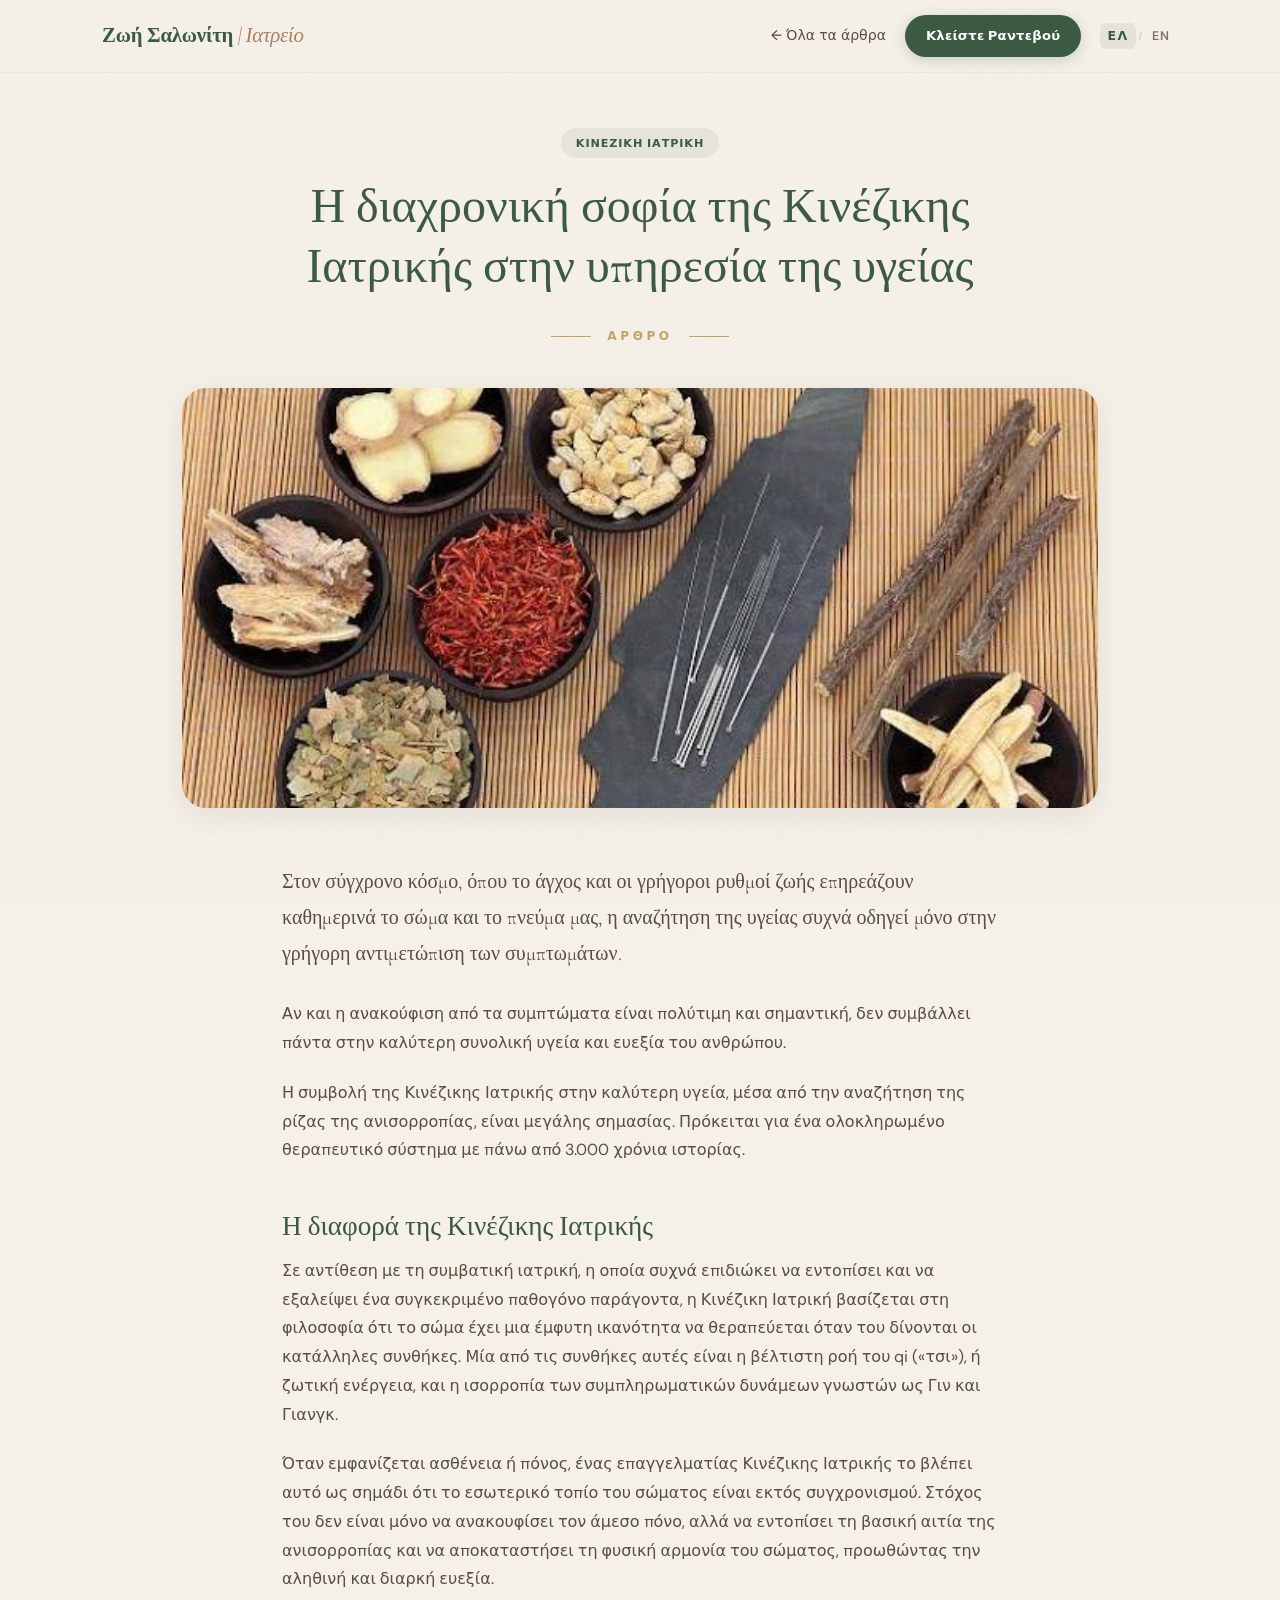
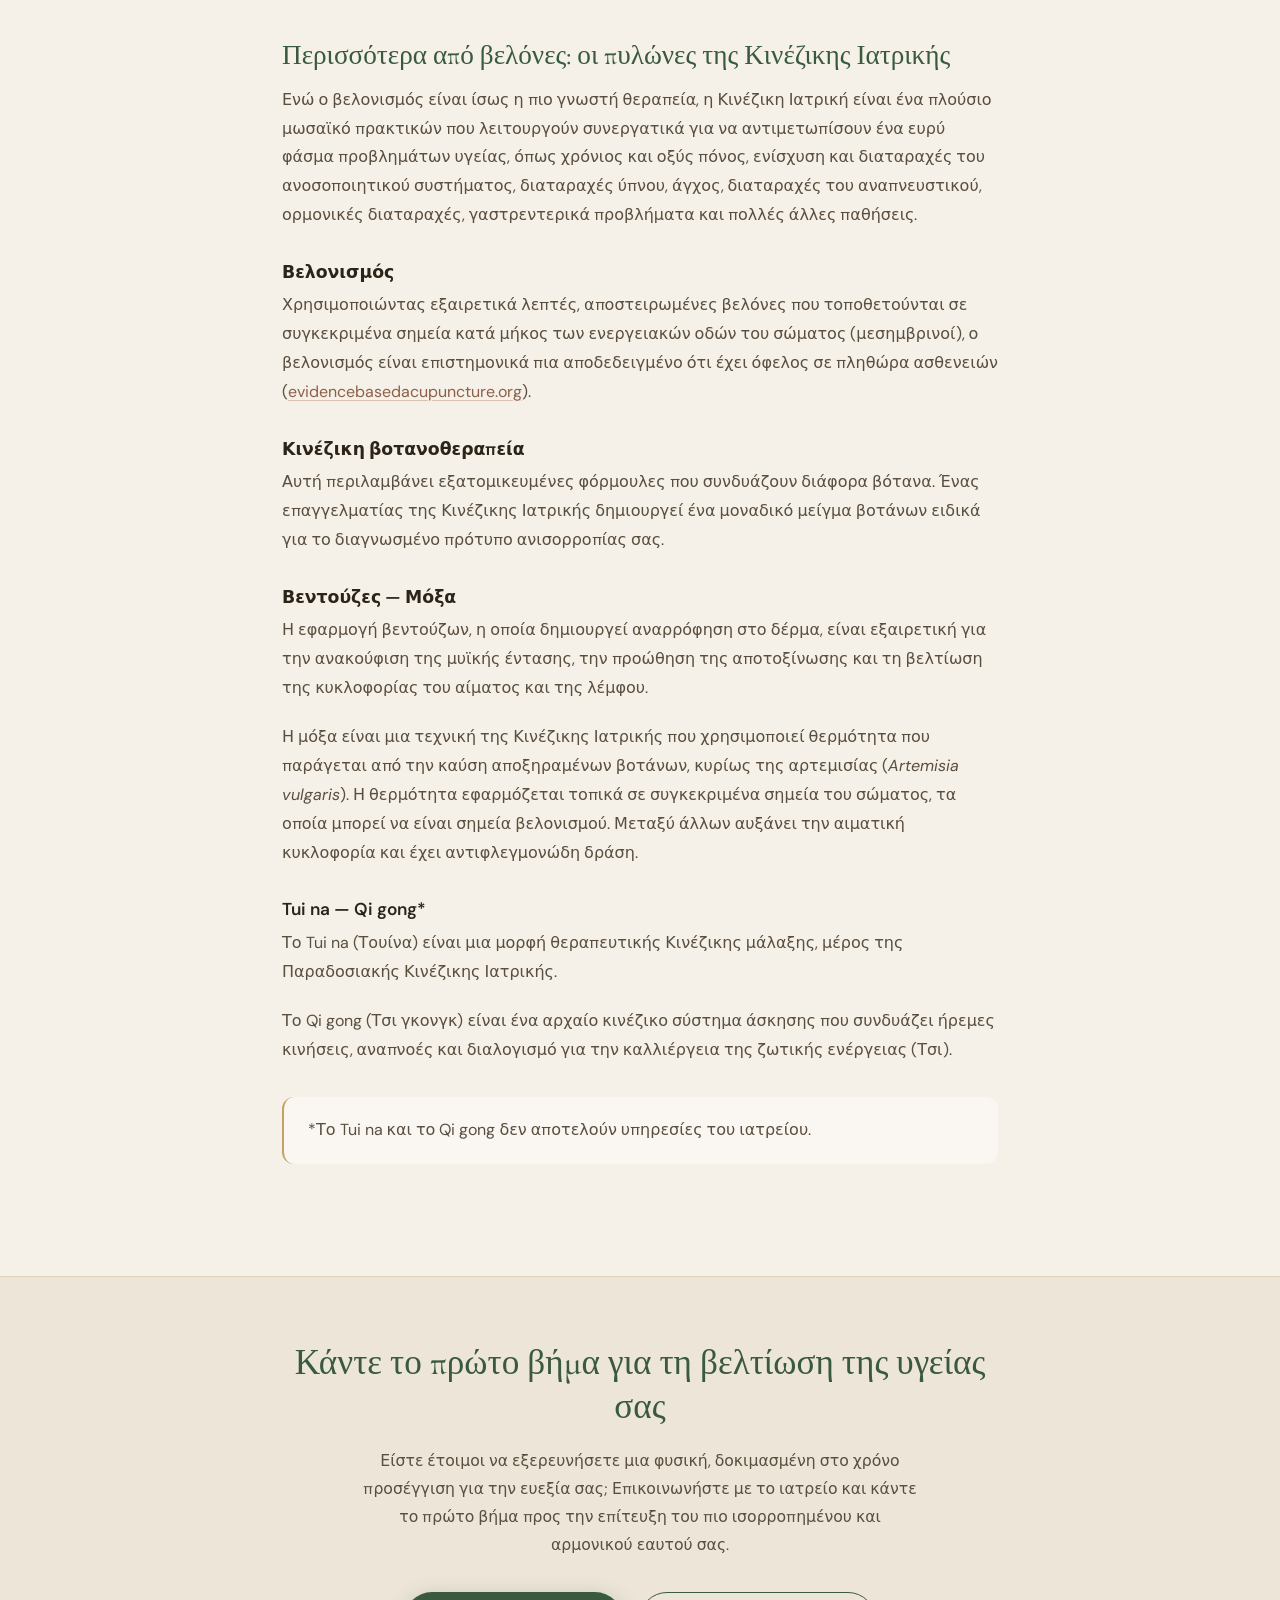
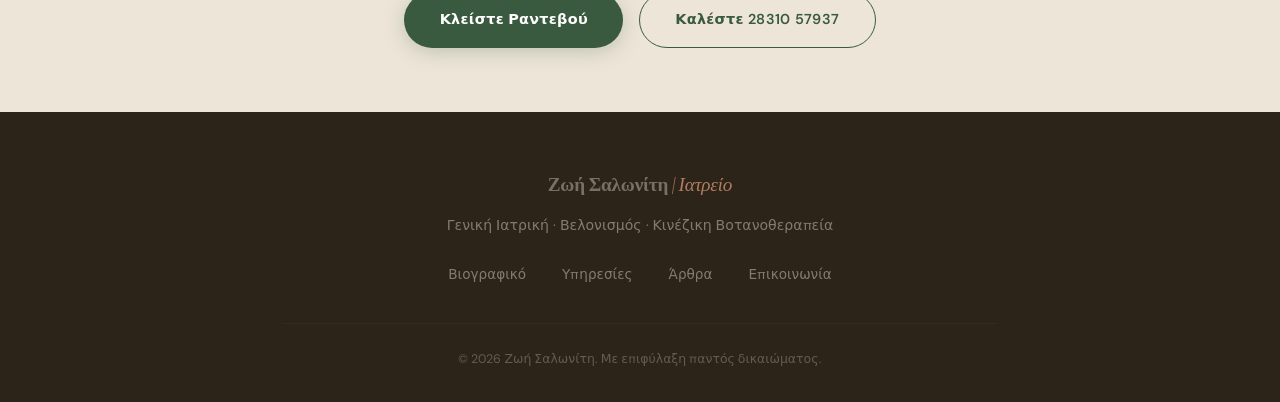
<file: arthra/kineziki-iatriki.html>
<!DOCTYPE html>
<html lang="el" data-lang="el"
      data-title-el="Η διαχρονική σοφία της Κινέζικης Ιατρικής — Ζωή Σαλωνίτη"
      data-title-en="The timeless wisdom of Chinese Medicine — Zoi Saloniti"
      data-description-el="Τι είναι η Κινέζικη Ιατρική: ένα ολοκληρωμένο θεραπευτικό σύστημα με πάνω από 3.000 χρόνια ιστορίας, που αναζητά τη ρίζα της ανισορροπίας — βελονισμός, κινέζικη βοτανοθεραπεία, βεντούζες και μόξα."
      data-description-en="What Chinese Medicine is: a complete therapeutic system with more than 3,000 years of history that looks for the root of imbalance — acupuncture, Chinese herbal medicine, cupping and moxa.">
<head>
    <meta charset="UTF-8">
    <meta name="viewport" content="width=device-width, initial-scale=1.0">
    <title>Η διαχρονική σοφία της Κινέζικης Ιατρικής — Ζωή Σαλωνίτη</title>
    <meta name="description" content="Τι είναι η Κινέζικη Ιατρική: ένα ολοκληρωμένο θεραπευτικό σύστημα με πάνω από 3.000 χρόνια ιστορίας, που αναζητά τη ρίζα της ανισορροπίας — βελονισμός, κινέζικη βοτανοθεραπεία, βεντούζες και μόξα.">
    <script src="../lang.js"></script>
    <link rel="preconnect" href="https://fonts.googleapis.com">
    <link rel="preconnect" href="https://fonts.gstatic.com" crossorigin>
    <link href="https://fonts.googleapis.com/css2?family=Cormorant+Garamond:ital,wght@0,400;0,500;0,600;0,700;1,400;1,500&family=DM+Sans:ital,wght@0,400;0,500;0,600;0,700;1,400&display=swap" rel="stylesheet">
    <link rel="stylesheet" href="article.css">
</head>
<body>

<nav>
    <div class="nav-inner">
        <a href="../index.html" class="logo">
            <span data-lang="el">Ζωή Σαλωνίτη <span class="logo-sub">| Ιατρείο</span></span>
            <span data-lang="en">Zoi Saloniti <span class="logo-sub">| Practice</span></span>
        </a>
        <div class="nav-right">
            <a href="../index.html#articles" class="nav-back">
                <span aria-hidden="true">&larr;</span>
                <span class="nav-back-label" data-lang="el"> Όλα τα άρθρα</span>
                <span class="nav-back-label" data-lang="en"> All articles</span>
            </a>
            <a href="../index.html#contact" class="nav-cta">
                <span data-lang="el">
                    <span class="nav-cta-long">Κλείστε Ραντεβού</span>
                    <span class="nav-cta-short">Ραντεβού</span>
                </span>
                <span data-lang="en">
                    <span class="nav-cta-long">Book an Appointment</span>
                    <span class="nav-cta-short">Book</span>
                </span>
            </a>
            <div class="lang-switch" role="group" aria-label="Γλώσσα / Language">
                <button type="button" class="lang-btn" data-set-lang="el" aria-pressed="true" lang="el">ΕΛ</button>
                <span class="lang-sep" aria-hidden="true">/</span>
                <button type="button" class="lang-btn" data-set-lang="en" aria-pressed="false" lang="en">EN</button>
            </div>
        </div>
    </div>
</nav>

<header class="article-header">
    <div class="container">
        <span class="article-tag" data-lang="el">Κινέζικη Ιατρική</span>
        <span class="article-tag" data-lang="en">Chinese Medicine</span>
        <h1 data-lang="el">Η διαχρονική σοφία της Κινέζικης Ιατρικής στην υπηρεσία της υγείας</h1>
        <h1 data-lang="en">The timeless wisdom of Chinese Medicine in the service of health</h1>
        <div class="article-ornament">
            <span data-lang="el">Άρθρο</span>
            <span data-lang="en">Article</span>
        </div>
    </div>
</header>

<div class="article-hero">
    <img src="../img/chinese_herbs.jpg" alt="Κινέζικα βότανα και βελόνες βελονισμού">
</div>

<article class="article-content">
    <div class="container" data-lang="el">
        <p class="lead">Στον σύγχρονο κόσμο, όπου το άγχος και οι γρήγοροι ρυθμοί ζωής επηρεάζουν καθημερινά το σώμα και το πνεύμα μας, η αναζήτηση της υγείας συχνά οδηγεί μόνο στην γρήγορη αντιμετώπιση των συμπτωμάτων.</p>

        <p>Αν και η ανακούφιση από τα συμπτώματα είναι πολύτιμη και σημαντική, δεν συμβάλλει πάντα στην καλύτερη συνολική υγεία και ευεξία του ανθρώπου.</p>

        <p>Η συμβολή της Κινέζικης Ιατρικής στην καλύτερη υγεία, μέσα από την αναζήτηση της ρίζας της ανισορροπίας, είναι μεγάλης σημασίας. Πρόκειται για ένα ολοκληρωμένο θεραπευτικό σύστημα με πάνω από 3.000 χρόνια ιστορίας.</p>

        <h2>Η διαφορά της Κινέζικης Ιατρικής</h2>
        <p>Σε αντίθεση με τη συμβατική ιατρική, η οποία συχνά επιδιώκει να εντοπίσει και να εξαλείψει ένα συγκεκριμένο παθογόνο παράγοντα, η Κινέζικη Ιατρική βασίζεται στη φιλοσοφία ότι το σώμα έχει μια έμφυτη ικανότητα να θεραπεύεται όταν του δίνονται οι κατάλληλες συνθήκες. Μία από τις συνθήκες αυτές είναι η βέλτιστη ροή του qi («τσι»), ή ζωτική ενέργεια, και η ισορροπία των συμπληρωματικών δυνάμεων γνωστών ως Γιν και Γιανγκ.</p>

        <p>Όταν εμφανίζεται ασθένεια ή πόνος, ένας επαγγελματίας Κινέζικης Ιατρικής το βλέπει αυτό ως σημάδι ότι το εσωτερικό τοπίο του σώματος είναι εκτός συγχρονισμού. Στόχος του δεν είναι μόνο να ανακουφίσει τον άμεσο πόνο, αλλά να εντοπίσει τη βασική αιτία της ανισορροπίας και να αποκαταστήσει τη φυσική αρμονία του σώματος, προωθώντας την αληθινή και διαρκή ευεξία.</p>

        <h2>Περισσότερα από βελόνες: οι πυλώνες της Κινέζικης Ιατρικής</h2>
        <p>Ενώ ο βελονισμός είναι ίσως η πιο γνωστή θεραπεία, η Κινέζικη Ιατρική είναι ένα πλούσιο μωσαϊκό πρακτικών που λειτουργούν συνεργατικά για να αντιμετωπίσουν ένα ευρύ φάσμα προβλημάτων υγείας, όπως χρόνιος και οξύς πόνος, ενίσχυση και διαταραχές του ανοσοποιητικού συστήματος, διαταραχές ύπνου, άγχος, διαταραχές του αναπνευστικού, ορμονικές διαταραχές, γαστρεντερικά προβλήματα και πολλές άλλες παθήσεις.</p>

        <h3>Βελονισμός</h3>
        <p>Χρησιμοποιώντας εξαιρετικά λεπτές, αποστειρωμένες βελόνες που τοποθετούνται σε συγκεκριμένα σημεία κατά μήκος των ενεργειακών οδών του σώματος (μεσημβρινοί), ο βελονισμός είναι επιστημονικά πια αποδεδειγμένο ότι έχει όφελος σε πληθώρα ασθενειών (<a href="https://www.evidencebasedacupuncture.org/" target="_blank" rel="noopener">evidencebasedacupuncture.org</a>).</p>

        <h3>Κινέζικη βοτανοθεραπεία</h3>
        <p>Αυτή περιλαμβάνει εξατομικευμένες φόρμουλες που συνδυάζουν διάφορα βότανα. Ένας επαγγελματίας της Κινέζικης Ιατρικής δημιουργεί ένα μοναδικό μείγμα βοτάνων ειδικά για το διαγνωσμένο πρότυπο ανισορροπίας σας.</p>

        <h3>Βεντούζες — Μόξα</h3>
        <p>Η εφαρμογή βεντούζων, η οποία δημιουργεί αναρρόφηση στο δέρμα, είναι εξαιρετική για την ανακούφιση της μυϊκής έντασης, την προώθηση της αποτοξίνωσης και τη βελτίωση της κυκλοφορίας του αίματος και της λέμφου.</p>
        <p>Η μόξα είναι μια τεχνική της Κινέζικης Ιατρικής που χρησιμοποιεί θερμότητα που παράγεται από την καύση αποξηραμένων βοτάνων, κυρίως της αρτεμισίας (<em>Artemisia vulgaris</em>). Η θερμότητα εφαρμόζεται τοπικά σε συγκεκριμένα σημεία του σώματος, τα οποία μπορεί να είναι σημεία βελονισμού. Μεταξύ άλλων αυξάνει την αιματική κυκλοφορία και έχει αντιφλεγμονώδη δράση.</p>

        <h3>Tui na — Qi gong*</h3>
        <p>Το Tui na (Τουίνα) είναι μια μορφή θεραπευτικής Κινέζικης μάλαξης, μέρος της Παραδοσιακής Κινέζικης Ιατρικής.</p>
        <p>Το Qi gong (Τσι γκονγκ) είναι ένα αρχαίο κινέζικο σύστημα άσκησης που συνδυάζει ήρεμες κινήσεις, αναπνοές και διαλογισμό για την καλλιέργεια της ζωτικής ενέργειας (Τσι).</p>
        <div class="note">
            <p>*Το Tui na και το Qi gong δεν αποτελούν υπηρεσίες του ιατρείου.</p>
        </div>
    </div>

    <div class="container" data-lang="en">
        <p class="lead">In the modern world, where stress and the fast pace of life affect our body and spirit every day, the search for health often leads only to the quick treatment of symptoms.</p>

        <p>Although relief from symptoms is valuable and important, it does not always contribute to a person's better overall health and well-being.</p>

        <p>The contribution of Chinese Medicine to better health, through the search for the root of the imbalance, is of great significance. It is a complete therapeutic system with more than 3,000 years of history.</p>

        <h2>What makes Chinese Medicine different</h2>
        <p>Unlike conventional medicine, which often seeks to identify and eliminate a specific pathogenic factor, Chinese Medicine is based on the philosophy that the body has an innate ability to heal when it is given the right conditions. One of those conditions is the optimal flow of qi, or vital energy, and the balance of the complementary forces known as Yin and Yang.</p>

        <p>When illness or pain appears, a Chinese Medicine practitioner sees this as a sign that the body's inner landscape is out of sync. The aim is not only to relieve the immediate pain, but to identify the underlying cause of the imbalance and restore the body's natural harmony, promoting true and lasting well-being.</p>

        <h2>More than needles: the pillars of Chinese Medicine</h2>
        <p>While acupuncture is perhaps the best known treatment, Chinese Medicine is a rich mosaic of practices that work together to address a wide range of health problems, such as chronic and acute pain, strengthening of the immune system and immune disorders, sleep disorders, anxiety, respiratory disorders, hormonal disorders, gastrointestinal problems and many other conditions.</p>

        <h3>Acupuncture</h3>
        <p>Using extremely fine, sterile needles placed at specific points along the body's energy pathways (meridians), acupuncture is now scientifically proven to be of benefit in a wide range of conditions (<a href="https://www.evidencebasedacupuncture.org/" target="_blank" rel="noopener">evidencebasedacupuncture.org</a>).</p>

        <h3>Chinese herbal medicine</h3>
        <p>This involves individualised formulas that combine several herbs. A Chinese Medicine practitioner creates a unique herbal blend specifically for your diagnosed pattern of imbalance.</p>

        <h3>Cupping — Moxibustion</h3>
        <p>Cupping, which creates suction on the skin, is excellent for relieving muscular tension, promoting detoxification and improving the circulation of blood and lymph.</p>
        <p>Moxibustion is a Chinese Medicine technique that uses heat produced by burning dried herbs, mainly mugwort (<em>Artemisia vulgaris</em>). The heat is applied locally to specific points of the body, which may be acupuncture points. Among other effects, it increases blood circulation and has an anti-inflammatory action.</p>

        <h3>Tui na — Qi gong*</h3>
        <p>Tui na is a form of therapeutic Chinese massage and part of Traditional Chinese Medicine.</p>
        <p>Qi gong is an ancient Chinese exercise system that combines calm movement, breathing and meditation in order to cultivate vital energy (qi).</p>
        <div class="note">
            <p>*Tui na and Qi gong are not offered as services by the practice.</p>
        </div>
    </div>
</article>

<section class="article-cta">
    <div class="container">
        <h2 data-lang="el">Κάντε το πρώτο βήμα για τη βελτίωση της υγείας σας</h2>
        <h2 data-lang="en">Take the first step towards better health</h2>
        <p data-lang="el">Είστε έτοιμοι να εξερευνήσετε μια φυσική, δοκιμασμένη στο χρόνο προσέγγιση για την ευεξία σας; Επικοινωνήστε με το ιατρείο και κάντε το πρώτο βήμα προς την επίτευξη του πιο ισορροπημένου και αρμονικού εαυτού σας.</p>
        <p data-lang="en">Are you ready to explore a natural, time-tested approach to your well-being? Get in touch with the practice and take the first step towards a more balanced and harmonious self.</p>
        <div class="btn-group">
            <a href="../index.html#contact" class="btn btn-primary">
                <span data-lang="el">Κλείστε Ραντεβού</span>
                <span data-lang="en">Book an Appointment</span>
            </a>
            <a href="tel:+302831057937" class="btn btn-outline">
                <span data-lang="el">Καλέστε 28310 57937</span>
                <span data-lang="en">Call 28310 57937</span>
            </a>
        </div>
    </div>
</section>

<footer>
    <div class="container">
        <a href="../index.html" class="logo">
            <span data-lang="el">Ζωή Σαλωνίτη <span class="logo-sub">| Ιατρείο</span></span>
            <span data-lang="en">Zoi Saloniti <span class="logo-sub">| Practice</span></span>
        </a>
        <p class="tagline" data-lang="el">Γενική Ιατρική &middot; Βελονισμός &middot; Κινέζικη Βοτανοθεραπεία</p>
        <p class="tagline" data-lang="en">General Medicine &middot; Acupuncture &middot; Chinese Herbal Medicine</p>
        <div class="footer-links">
            <a href="../index.html#about"><span data-lang="el">Βιογραφικό</span><span data-lang="en">About</span></a>
            <a href="../index.html#services"><span data-lang="el">Υπηρεσίες</span><span data-lang="en">Services</span></a>
            <a href="../index.html#articles"><span data-lang="el">Άρθρα</span><span data-lang="en">Articles</span></a>
            <a href="../index.html#contact"><span data-lang="el">Επικοινωνία</span><span data-lang="en">Contact</span></a>
        </div>
        <p class="copyright" data-lang="el">&copy; 2026 Ζωή Σαλωνίτη. Με επιφύλαξη παντός δικαιώματος.</p>
        <p class="copyright" data-lang="en">&copy; 2026 Zoi Saloniti. All rights reserved.</p>
    </div>
</footer>

</body>
</html>
</file>
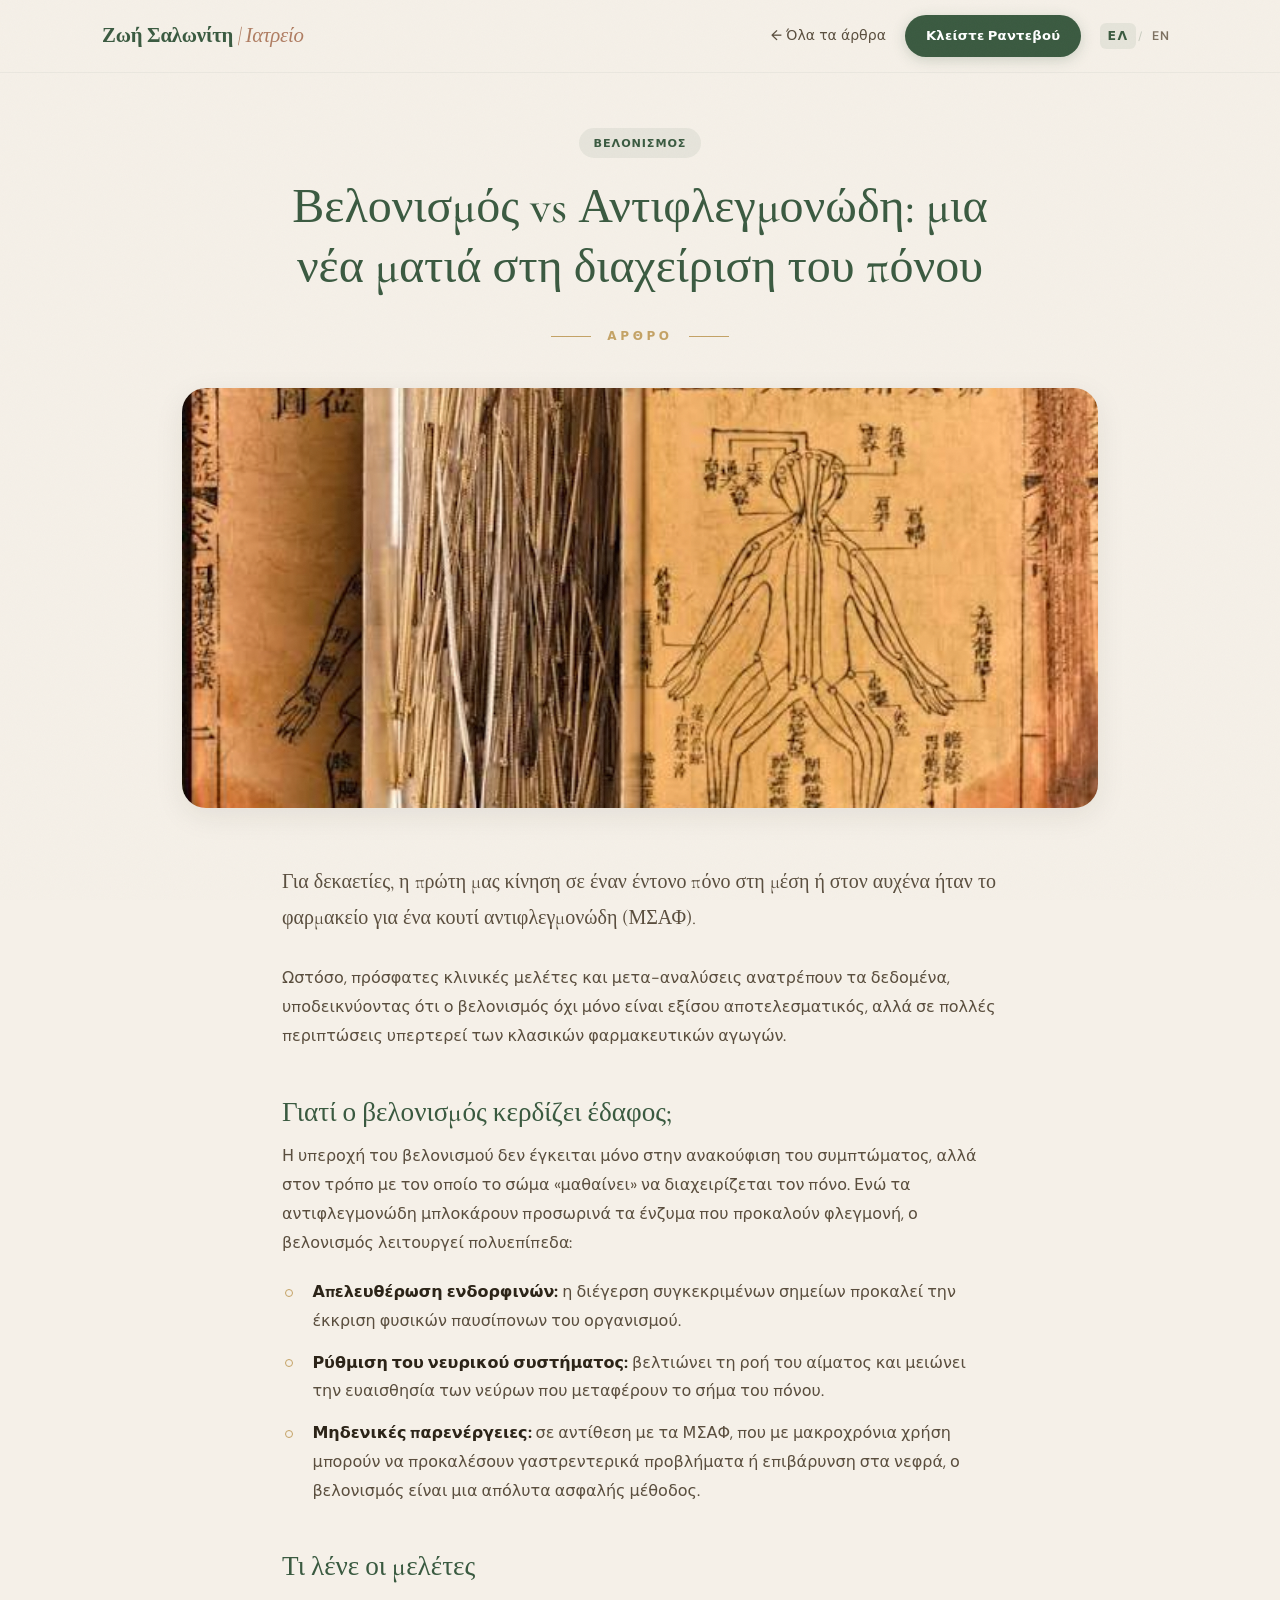
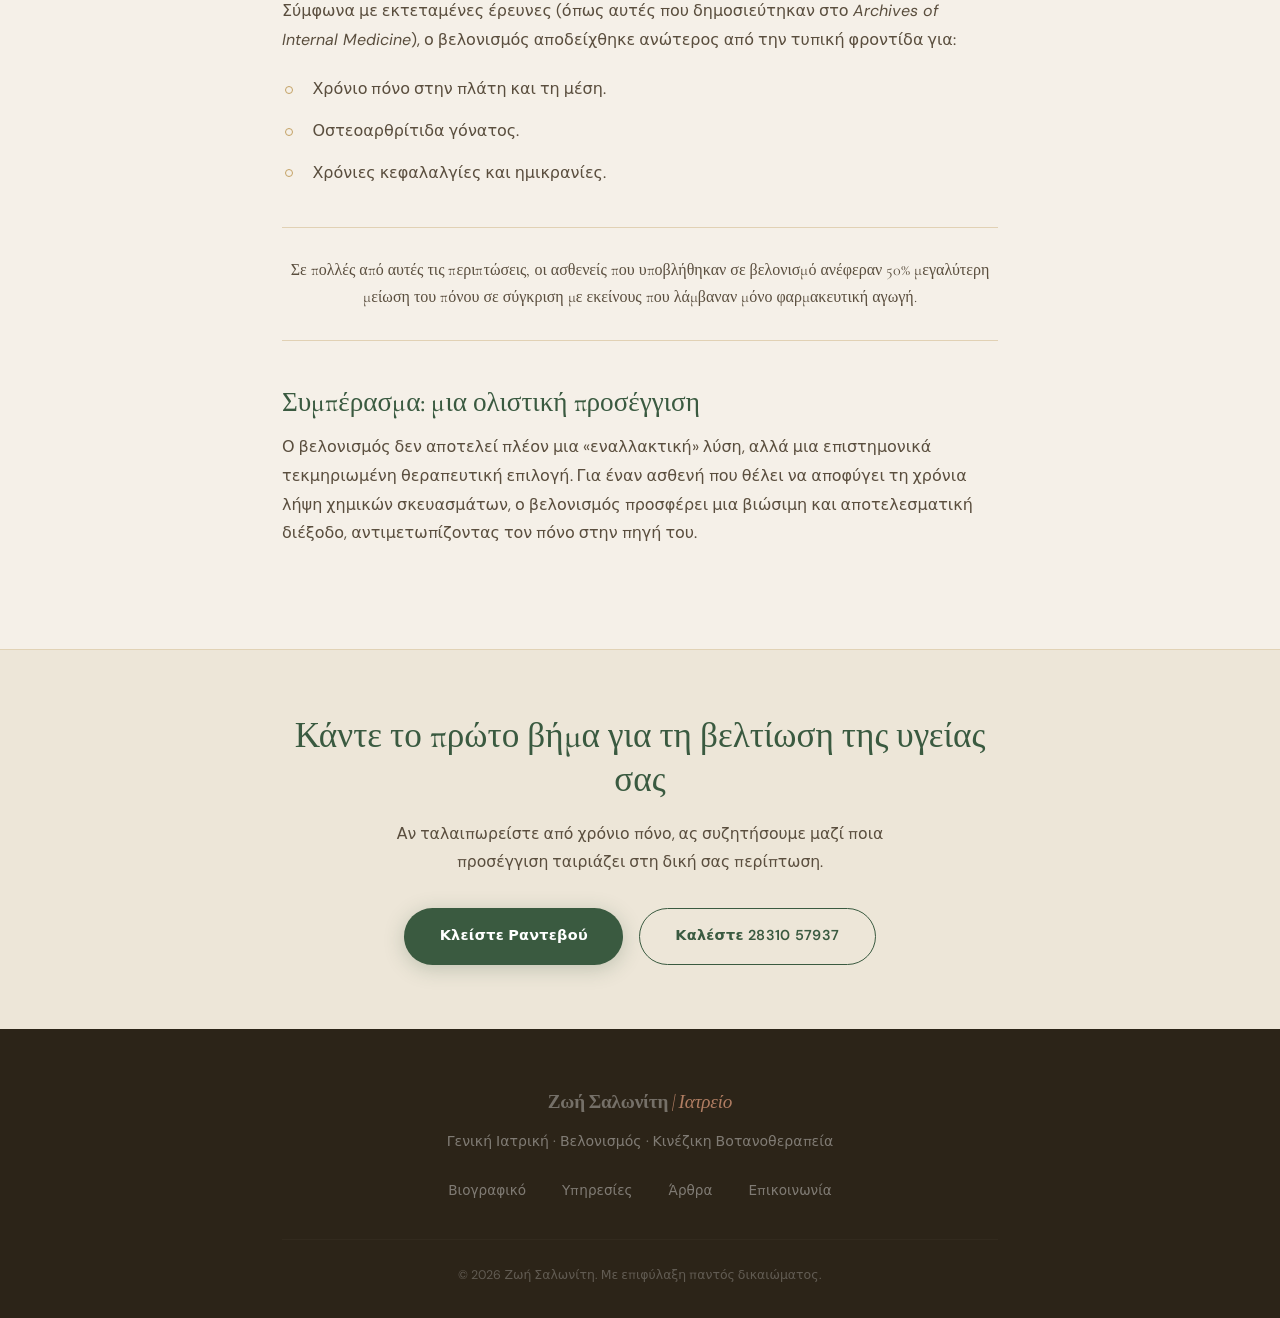
<file: arthra/velonismos-vs-antiflegmonodi.html>
<!DOCTYPE html>
<html lang="el" data-lang="el"
      data-title-el="Βελονισμός vs Αντιφλεγμονώδη: μια νέα ματιά στη διαχείριση του πόνου — Ζωή Σαλωνίτη"
      data-title-en="Acupuncture vs anti-inflammatories: a new look at pain management — Zoi Saloniti"
      data-description-el="Πρόσφατες κλινικές μελέτες και μετα-αναλύσεις δείχνουν ότι ο βελονισμός είναι εξίσου αποτελεσματικός — και σε πολλές περιπτώσεις ανώτερος — από τα αντιφλεγμονώδη στη διαχείριση του χρόνιου πόνου."
      data-description-en="Recent clinical studies and meta-analyses show that acupuncture is as effective as — and in many cases superior to — anti-inflammatory drugs in managing chronic pain.">
<head>
    <meta charset="UTF-8">
    <meta name="viewport" content="width=device-width, initial-scale=1.0">
    <title>Βελονισμός vs Αντιφλεγμονώδη: μια νέα ματιά στη διαχείριση του πόνου — Ζωή Σαλωνίτη</title>
    <meta name="description" content="Πρόσφατες κλινικές μελέτες και μετα-αναλύσεις δείχνουν ότι ο βελονισμός είναι εξίσου αποτελεσματικός — και σε πολλές περιπτώσεις ανώτερος — από τα αντιφλεγμονώδη στη διαχείριση του χρόνιου πόνου.">
    <script src="../lang.js"></script>
    <link rel="preconnect" href="https://fonts.googleapis.com">
    <link rel="preconnect" href="https://fonts.gstatic.com" crossorigin>
    <link href="https://fonts.googleapis.com/css2?family=Cormorant+Garamond:ital,wght@0,400;0,500;0,600;0,700;1,400;1,500&family=DM+Sans:ital,wght@0,400;0,500;0,600;0,700;1,400&display=swap" rel="stylesheet">
    <link rel="stylesheet" href="article.css">
</head>
<body>

<nav>
    <div class="nav-inner">
        <a href="../index.html" class="logo">
            <span data-lang="el">Ζωή Σαλωνίτη <span class="logo-sub">| Ιατρείο</span></span>
            <span data-lang="en">Zoi Saloniti <span class="logo-sub">| Practice</span></span>
        </a>
        <div class="nav-right">
            <a href="../index.html#articles" class="nav-back">
                <span aria-hidden="true">&larr;</span>
                <span class="nav-back-label" data-lang="el"> Όλα τα άρθρα</span>
                <span class="nav-back-label" data-lang="en"> All articles</span>
            </a>
            <a href="../index.html#contact" class="nav-cta">
                <span data-lang="el">
                    <span class="nav-cta-long">Κλείστε Ραντεβού</span>
                    <span class="nav-cta-short">Ραντεβού</span>
                </span>
                <span data-lang="en">
                    <span class="nav-cta-long">Book an Appointment</span>
                    <span class="nav-cta-short">Book</span>
                </span>
            </a>
            <div class="lang-switch" role="group" aria-label="Γλώσσα / Language">
                <button type="button" class="lang-btn" data-set-lang="el" aria-pressed="true" lang="el">ΕΛ</button>
                <span class="lang-sep" aria-hidden="true">/</span>
                <button type="button" class="lang-btn" data-set-lang="en" aria-pressed="false" lang="en">EN</button>
            </div>
        </div>
    </div>
</nav>

<header class="article-header">
    <div class="container">
        <span class="article-tag" data-lang="el">Βελονισμός</span>
        <span class="article-tag" data-lang="en">Acupuncture</span>
        <h1 data-lang="el">Βελονισμός vs Αντιφλεγμονώδη: μια νέα ματιά στη διαχείριση του πόνου</h1>
        <h1 data-lang="en">Acupuncture vs anti-inflammatories: a new look at pain management</h1>
        <div class="article-ornament">
            <span data-lang="el">Άρθρο</span>
            <span data-lang="en">Article</span>
        </div>
    </div>
</header>

<div class="article-hero">
    <img src="../img/accupuncture.jpg" alt="Βελόνες βελονισμού και παλαιό κινέζικο διάγραμμα μεσημβρινών">
</div>

<article class="article-content">
    <div class="container" data-lang="el">
        <p class="lead">Για δεκαετίες, η πρώτη μας κίνηση σε έναν έντονο πόνο στη μέση ή στον αυχένα ήταν το φαρμακείο για ένα κουτί αντιφλεγμονώδη (ΜΣΑΦ).</p>

        <p>Ωστόσο, πρόσφατες κλινικές μελέτες και μετα-αναλύσεις ανατρέπουν τα δεδομένα, υποδεικνύοντας ότι ο βελονισμός όχι μόνο είναι εξίσου αποτελεσματικός, αλλά σε πολλές περιπτώσεις υπερτερεί των κλασικών φαρμακευτικών αγωγών.</p>

        <h2>Γιατί ο βελονισμός κερδίζει έδαφος;</h2>
        <p>Η υπεροχή του βελονισμού δεν έγκειται μόνο στην ανακούφιση του συμπτώματος, αλλά στον τρόπο με τον οποίο το σώμα «μαθαίνει» να διαχειρίζεται τον πόνο. Ενώ τα αντιφλεγμονώδη μπλοκάρουν προσωρινά τα ένζυμα που προκαλούν φλεγμονή, ο βελονισμός λειτουργεί πολυεπίπεδα:</p>
        <ul>
            <li><strong>Απελευθέρωση ενδορφινών:</strong> η διέγερση συγκεκριμένων σημείων προκαλεί την έκκριση φυσικών παυσίπονων του οργανισμού.</li>
            <li><strong>Ρύθμιση του νευρικού συστήματος:</strong> βελτιώνει τη ροή του αίματος και μειώνει την ευαισθησία των νεύρων που μεταφέρουν το σήμα του πόνου.</li>
            <li><strong>Μηδενικές παρενέργειες:</strong> σε αντίθεση με τα ΜΣΑΦ, που με μακροχρόνια χρήση μπορούν να προκαλέσουν γαστρεντερικά προβλήματα ή επιβάρυνση στα νεφρά, ο βελονισμός είναι μια απόλυτα ασφαλής μέθοδος.</li>
        </ul>

        <h2>Τι λένε οι μελέτες</h2>
        <p>Σύμφωνα με εκτεταμένες έρευνες (όπως αυτές που δημοσιεύτηκαν στο <em>Archives of Internal Medicine</em>), ο βελονισμός αποδείχθηκε ανώτερος από την τυπική φροντίδα για:</p>
        <ul>
            <li>Χρόνιο πόνο στην πλάτη και τη μέση.</li>
            <li>Οστεοαρθρίτιδα γόνατος.</li>
            <li>Χρόνιες κεφαλαλγίες και ημικρανίες.</li>
        </ul>
        <p class="pull-quote">Σε πολλές από αυτές τις περιπτώσεις, οι ασθενείς που υποβλήθηκαν σε βελονισμό ανέφεραν 50% μεγαλύτερη μείωση του πόνου σε σύγκριση με εκείνους που λάμβαναν μόνο φαρμακευτική αγωγή.</p>

        <h2>Συμπέρασμα: μια ολιστική προσέγγιση</h2>
        <p>Ο βελονισμός δεν αποτελεί πλέον μια «εναλλακτική» λύση, αλλά μια επιστημονικά τεκμηριωμένη θεραπευτική επιλογή. Για έναν ασθενή που θέλει να αποφύγει τη χρόνια λήψη χημικών σκευασμάτων, ο βελονισμός προσφέρει μια βιώσιμη και αποτελεσματική διέξοδο, αντιμετωπίζοντας τον πόνο στην πηγή του.</p>
    </div>

    <div class="container" data-lang="en">
        <p class="lead">For decades, our first move when faced with intense back or neck pain was a trip to the pharmacy for a box of anti-inflammatory drugs (NSAIDs).</p>

        <p>Recent clinical studies and meta-analyses, however, are overturning that picture, suggesting that acupuncture is not only equally effective, but in many cases outperforms conventional drug treatments.</p>

        <h2>Why is acupuncture gaining ground?</h2>
        <p>The advantage of acupuncture does not lie only in relieving the symptom, but in the way the body "learns" to manage pain. While anti-inflammatories temporarily block the enzymes that cause inflammation, acupuncture works on several levels:</p>
        <ul>
            <li><strong>Release of endorphins:</strong> stimulating specific points triggers the secretion of the body's natural painkillers.</li>
            <li><strong>Regulation of the nervous system:</strong> it improves blood flow and reduces the sensitivity of the nerves that carry the pain signal.</li>
            <li><strong>No side effects:</strong> unlike NSAIDs, which with long-term use may cause gastrointestinal problems or strain the kidneys, acupuncture is a thoroughly safe method.</li>
        </ul>

        <h2>What the studies say</h2>
        <p>According to extensive research (such as the studies published in the <em>Archives of Internal Medicine</em>), acupuncture proved superior to standard care for:</p>
        <ul>
            <li>Chronic back and lower back pain.</li>
            <li>Osteoarthritis of the knee.</li>
            <li>Chronic headaches and migraines.</li>
        </ul>
        <p class="pull-quote">In many of these cases, patients who received acupuncture reported a 50% greater reduction in pain compared with those on drug treatment alone.</p>

        <h2>Conclusion: a holistic approach</h2>
        <p>Acupuncture is no longer an "alternative" option, but a scientifically documented therapeutic choice. For a patient who wants to avoid taking chemical preparations long term, acupuncture offers a sustainable and effective way out, addressing pain at its source.</p>
    </div>
</article>

<section class="article-cta">
    <div class="container">
        <h2 data-lang="el">Κάντε το πρώτο βήμα για τη βελτίωση της υγείας σας</h2>
        <h2 data-lang="en">Take the first step towards better health</h2>
        <p data-lang="el">Αν ταλαιπωρείστε από χρόνιο πόνο, ας συζητήσουμε μαζί ποια προσέγγιση ταιριάζει στη δική σας περίπτωση.</p>
        <p data-lang="en">If you are struggling with chronic pain, let's discuss together which approach suits your own case.</p>
        <div class="btn-group">
            <a href="../index.html#contact" class="btn btn-primary">
                <span data-lang="el">Κλείστε Ραντεβού</span>
                <span data-lang="en">Book an Appointment</span>
            </a>
            <a href="tel:+302831057937" class="btn btn-outline">
                <span data-lang="el">Καλέστε 28310 57937</span>
                <span data-lang="en">Call 28310 57937</span>
            </a>
        </div>
    </div>
</section>

<footer>
    <div class="container">
        <a href="../index.html" class="logo">
            <span data-lang="el">Ζωή Σαλωνίτη <span class="logo-sub">| Ιατρείο</span></span>
            <span data-lang="en">Zoi Saloniti <span class="logo-sub">| Practice</span></span>
        </a>
        <p class="tagline" data-lang="el">Γενική Ιατρική &middot; Βελονισμός &middot; Κινέζικη Βοτανοθεραπεία</p>
        <p class="tagline" data-lang="en">General Medicine &middot; Acupuncture &middot; Chinese Herbal Medicine</p>
        <div class="footer-links">
            <a href="../index.html#about"><span data-lang="el">Βιογραφικό</span><span data-lang="en">About</span></a>
            <a href="../index.html#services"><span data-lang="el">Υπηρεσίες</span><span data-lang="en">Services</span></a>
            <a href="../index.html#articles"><span data-lang="el">Άρθρα</span><span data-lang="en">Articles</span></a>
            <a href="../index.html#contact"><span data-lang="el">Επικοινωνία</span><span data-lang="en">Contact</span></a>
        </div>
        <p class="copyright" data-lang="el">&copy; 2026 Ζωή Σαλωνίτη. Με επιφύλαξη παντός δικαιώματος.</p>
        <p class="copyright" data-lang="en">&copy; 2026 Zoi Saloniti. All rights reserved.</p>
    </div>
</footer>

</body>
</html>
</file>
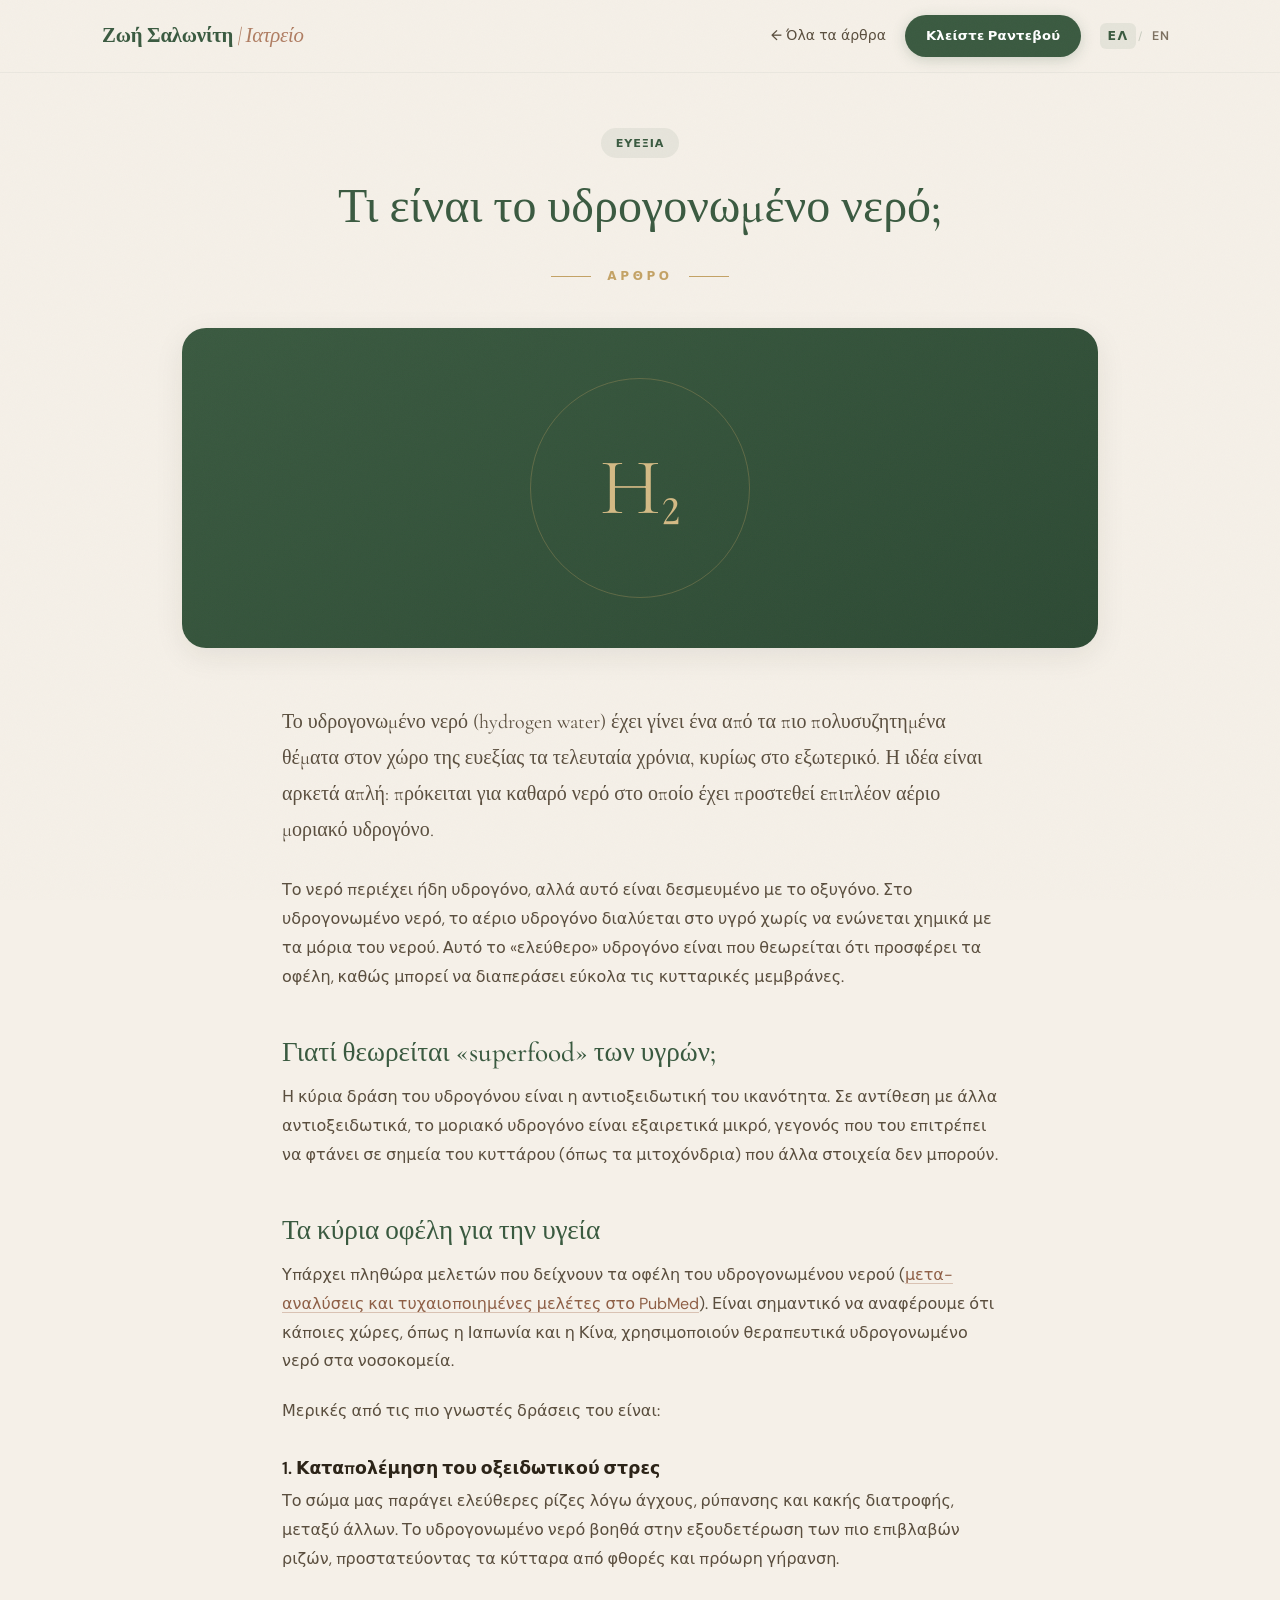
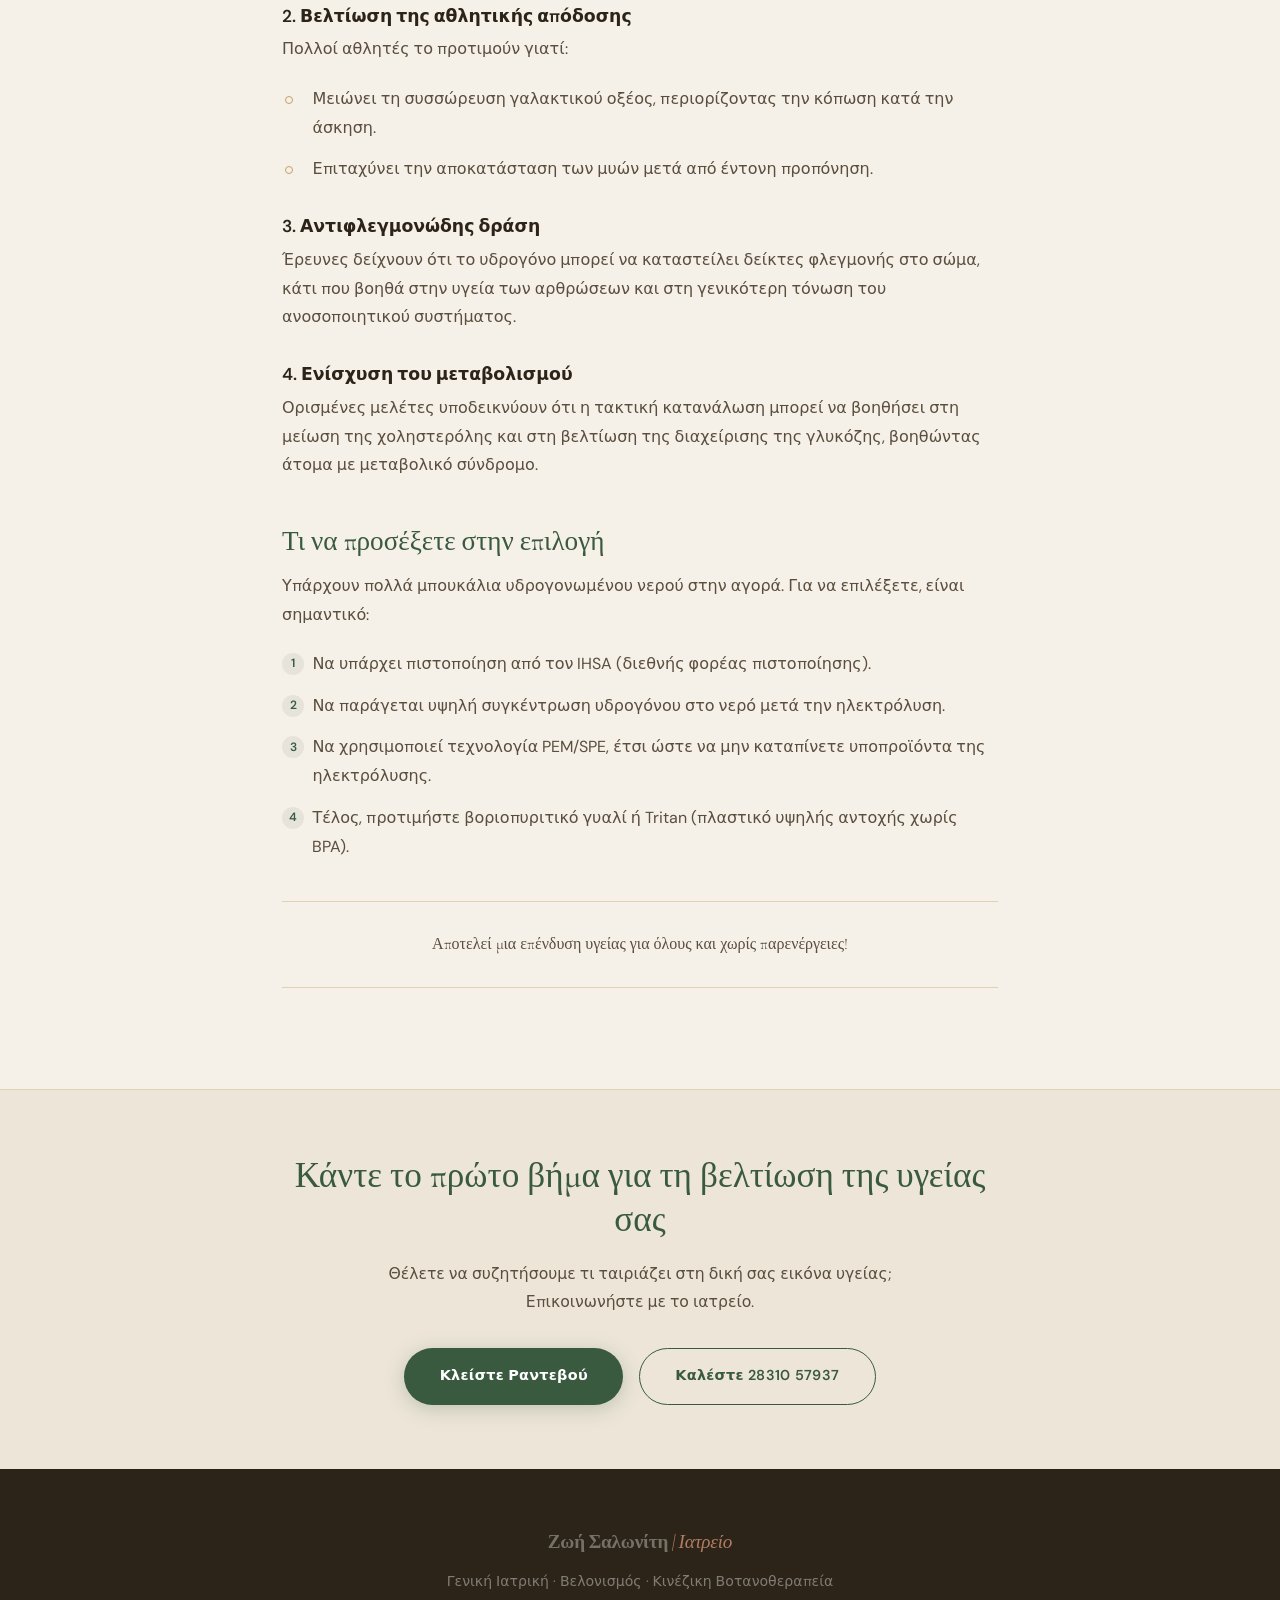
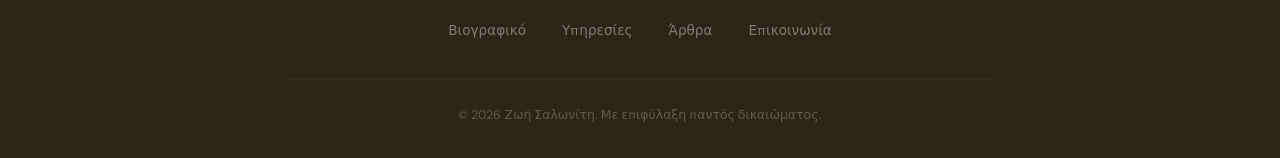
<file: arthra/ydrogonomeno-nero.html>
<!DOCTYPE html>
<html lang="el" data-lang="el"
      data-title-el="Τι είναι το υδρογονωμένο νερό; — Ζωή Σαλωνίτη"
      data-title-en="What is hydrogen water? — Zoi Saloniti"
      data-description-el="Τι είναι το υδρογονωμένο νερό, γιατί θεωρείται το «superfood» των υγρών, τι δείχνουν οι μελέτες για την αντιοξειδωτική και αντιφλεγμονώδη δράση του και τι να προσέξετε στην επιλογή συσκευής."
      data-description-en="What hydrogen water is, why it is considered the «superfood» of liquids, what studies show about its antioxidant and anti-inflammatory action, and what to look for when choosing a device.">
<head>
    <meta charset="UTF-8">
    <meta name="viewport" content="width=device-width, initial-scale=1.0">
    <title>Τι είναι το υδρογονωμένο νερό; — Ζωή Σαλωνίτη</title>
    <meta name="description" content="Τι είναι το υδρογονωμένο νερό, γιατί θεωρείται το «superfood» των υγρών, τι δείχνουν οι μελέτες για την αντιοξειδωτική και αντιφλεγμονώδη δράση του και τι να προσέξετε στην επιλογή συσκευής.">
    <script src="../lang.js"></script>
    <link rel="preconnect" href="https://fonts.googleapis.com">
    <link rel="preconnect" href="https://fonts.gstatic.com" crossorigin>
    <link href="https://fonts.googleapis.com/css2?family=Cormorant+Garamond:ital,wght@0,400;0,500;0,600;0,700;1,400;1,500&family=DM+Sans:ital,wght@0,400;0,500;0,600;0,700;1,400&display=swap" rel="stylesheet">
    <link rel="stylesheet" href="article.css">
</head>
<body>

<nav>
    <div class="nav-inner">
        <a href="../index.html" class="logo">
            <span data-lang="el">Ζωή Σαλωνίτη <span class="logo-sub">| Ιατρείο</span></span>
            <span data-lang="en">Zoi Saloniti <span class="logo-sub">| Practice</span></span>
        </a>
        <div class="nav-right">
            <a href="../index.html#articles" class="nav-back">
                <span aria-hidden="true">&larr;</span>
                <span class="nav-back-label" data-lang="el"> Όλα τα άρθρα</span>
                <span class="nav-back-label" data-lang="en"> All articles</span>
            </a>
            <a href="../index.html#contact" class="nav-cta">
                <span data-lang="el">
                    <span class="nav-cta-long">Κλείστε Ραντεβού</span>
                    <span class="nav-cta-short">Ραντεβού</span>
                </span>
                <span data-lang="en">
                    <span class="nav-cta-long">Book an Appointment</span>
                    <span class="nav-cta-short">Book</span>
                </span>
            </a>
            <div class="lang-switch" role="group" aria-label="Γλώσσα / Language">
                <button type="button" class="lang-btn" data-set-lang="el" aria-pressed="true" lang="el">ΕΛ</button>
                <span class="lang-sep" aria-hidden="true">/</span>
                <button type="button" class="lang-btn" data-set-lang="en" aria-pressed="false" lang="en">EN</button>
            </div>
        </div>
    </div>
</nav>

<header class="article-header">
    <div class="container">
        <span class="article-tag" data-lang="el">Ευεξία</span>
        <span class="article-tag" data-lang="en">Well-being</span>
        <h1 data-lang="el">Τι είναι το υδρογονωμένο νερό;</h1>
        <h1 data-lang="en">What is hydrogen water?</h1>
        <div class="article-ornament">
            <span data-lang="el">Άρθρο</span>
            <span data-lang="en">Article</span>
        </div>
    </div>
</header>

<div class="article-hero">
    <div class="hero-deco"><span>H&#8322;</span></div>
</div>

<article class="article-content">
    <div class="container" data-lang="el">
        <p class="lead">Το υδρογονωμένο νερό (hydrogen water) έχει γίνει ένα από τα πιο πολυσυζητημένα θέματα στον χώρο της ευεξίας τα τελευταία χρόνια, κυρίως στο εξωτερικό. Η ιδέα είναι αρκετά απλή: πρόκειται για καθαρό νερό στο οποίο έχει προστεθεί επιπλέον αέριο μοριακό υδρογόνο.</p>

        <p>Το νερό περιέχει ήδη υδρογόνο, αλλά αυτό είναι δεσμευμένο με το οξυγόνο. Στο υδρογονωμένο νερό, το αέριο υδρογόνο διαλύεται στο υγρό χωρίς να ενώνεται χημικά με τα μόρια του νερού. Αυτό το «ελεύθερο» υδρογόνο είναι που θεωρείται ότι προσφέρει τα οφέλη, καθώς μπορεί να διαπεράσει εύκολα τις κυτταρικές μεμβράνες.</p>

        <h2>Γιατί θεωρείται «superfood» των υγρών;</h2>
        <p>Η κύρια δράση του υδρογόνου είναι η αντιοξειδωτική του ικανότητα. Σε αντίθεση με άλλα αντιοξειδωτικά, το μοριακό υδρογόνο είναι εξαιρετικά μικρό, γεγονός που του επιτρέπει να φτάνει σε σημεία του κυττάρου (όπως τα μιτοχόνδρια) που άλλα στοιχεία δεν μπορούν.</p>

        <h2>Τα κύρια οφέλη για την υγεία</h2>
        <p>Υπάρχει πληθώρα μελετών που δείχνουν τα οφέλη του υδρογονωμένου νερού (<a href="https://pubmed.ncbi.nlm.nih.gov/?term=hydrogen+water&amp;filter=pubt.meta-analysis&amp;filter=pubt.randomizedcontrolledtrial" target="_blank" rel="noopener">μετα-αναλύσεις και τυχαιοποιημένες μελέτες στο PubMed</a>). Είναι σημαντικό να αναφέρουμε ότι κάποιες χώρες, όπως η Ιαπωνία και η Κίνα, χρησιμοποιούν θεραπευτικά υδρογονωμένο νερό στα νοσοκομεία.</p>
        <p>Μερικές από τις πιο γνωστές δράσεις του είναι:</p>

        <h3>1. Καταπολέμηση του οξειδωτικού στρες</h3>
        <p>Το σώμα μας παράγει ελεύθερες ρίζες λόγω άγχους, ρύπανσης και κακής διατροφής, μεταξύ άλλων. Το υδρογονωμένο νερό βοηθά στην εξουδετέρωση των πιο επιβλαβών ριζών, προστατεύοντας τα κύτταρα από φθορές και πρόωρη γήρανση.</p>

        <h3>2. Βελτίωση της αθλητικής απόδοσης</h3>
        <p>Πολλοί αθλητές το προτιμούν γιατί:</p>
        <ul>
            <li>Μειώνει τη συσσώρευση γαλακτικού οξέος, περιορίζοντας την κόπωση κατά την άσκηση.</li>
            <li>Επιταχύνει την αποκατάσταση των μυών μετά από έντονη προπόνηση.</li>
        </ul>

        <h3>3. Αντιφλεγμονώδης δράση</h3>
        <p>Έρευνες δείχνουν ότι το υδρογόνο μπορεί να καταστείλει δείκτες φλεγμονής στο σώμα, κάτι που βοηθά στην υγεία των αρθρώσεων και στη γενικότερη τόνωση του ανοσοποιητικού συστήματος.</p>

        <h3>4. Ενίσχυση του μεταβολισμού</h3>
        <p>Ορισμένες μελέτες υποδεικνύουν ότι η τακτική κατανάλωση μπορεί να βοηθήσει στη μείωση της χοληστερόλης και στη βελτίωση της διαχείρισης της γλυκόζης, βοηθώντας άτομα με μεταβολικό σύνδρομο.</p>

        <h2>Τι να προσέξετε στην επιλογή</h2>
        <p>Υπάρχουν πολλά μπουκάλια υδρογονωμένου νερού στην αγορά. Για να επιλέξετε, είναι σημαντικό:</p>
        <ol>
            <li>Να υπάρχει πιστοποίηση από τον IHSA (διεθνής φορέας πιστοποίησης).</li>
            <li>Να παράγεται υψηλή συγκέντρωση υδρογόνου στο νερό μετά την ηλεκτρόλυση.</li>
            <li>Να χρησιμοποιεί τεχνολογία PEM/SPE, έτσι ώστε να μην καταπίνετε υποπροϊόντα της ηλεκτρόλυσης.</li>
            <li>Τέλος, προτιμήστε βοριοπυριτικό γυαλί ή Tritan (πλαστικό υψηλής αντοχής χωρίς BPA).</li>
        </ol>

        <p class="pull-quote">Αποτελεί μια επένδυση υγείας για όλους και χωρίς παρενέργειες!</p>
    </div>

    <div class="container" data-lang="en">
        <p class="lead">Hydrogen water has become one of the most talked-about topics in the wellness field in recent years, mainly abroad. The idea is fairly simple: it is pure water to which extra molecular hydrogen gas has been added.</p>

        <p>Water already contains hydrogen, but that hydrogen is bound to oxygen. In hydrogen water, the hydrogen gas is dissolved in the liquid without chemically binding to the water molecules. It is this "free" hydrogen that is thought to provide the benefits, since it can easily pass through cell membranes.</p>

        <h2>Why is it considered the «superfood» of liquids?</h2>
        <p>The main action of hydrogen is its antioxidant capacity. Unlike other antioxidants, molecular hydrogen is extremely small, which allows it to reach parts of the cell (such as the mitochondria) that other substances cannot.</p>

        <h2>The main health benefits</h2>
        <p>There is a wealth of studies showing the benefits of hydrogen water (<a href="https://pubmed.ncbi.nlm.nih.gov/?term=hydrogen+water&amp;filter=pubt.meta-analysis&amp;filter=pubt.randomizedcontrolledtrial" target="_blank" rel="noopener">meta-analyses and randomised trials on PubMed</a>). It is worth noting that some countries, such as Japan and China, use hydrogen water therapeutically in hospitals.</p>
        <p>Some of its best known effects are:</p>

        <h3>1. Fighting oxidative stress</h3>
        <p>Our body produces free radicals because of stress, pollution and poor diet, among other factors. Hydrogen water helps neutralise the most harmful radicals, protecting cells from damage and premature ageing.</p>

        <h3>2. Improved athletic performance</h3>
        <p>Many athletes prefer it because it:</p>
        <ul>
            <li>Reduces the build-up of lactic acid, limiting fatigue during exercise.</li>
            <li>Speeds up muscle recovery after intense training.</li>
        </ul>

        <h3>3. Anti-inflammatory action</h3>
        <p>Research shows that hydrogen may suppress inflammatory markers in the body, which helps joint health and the overall support of the immune system.</p>

        <h3>4. Metabolic support</h3>
        <p>Some studies suggest that regular consumption may help lower cholesterol and improve glucose management, which is of benefit to people with metabolic syndrome.</p>

        <h2>What to look for when choosing</h2>
        <p>There are many hydrogen water bottles on the market. When choosing one, it is important that:</p>
        <ol>
            <li>It is certified by the IHSA (the international certification body).</li>
            <li>It produces a high concentration of hydrogen in the water after electrolysis.</li>
            <li>It uses PEM/SPE technology, so that you do not swallow by-products of electrolysis.</li>
            <li>Finally, prefer borosilicate glass or Tritan (high-strength, BPA-free plastic).</li>
        </ol>

        <p class="pull-quote">It is a health investment for everyone — and it comes without side effects!</p>
    </div>
</article>

<section class="article-cta">
    <div class="container">
        <h2 data-lang="el">Κάντε το πρώτο βήμα για τη βελτίωση της υγείας σας</h2>
        <h2 data-lang="en">Take the first step towards better health</h2>
        <p data-lang="el">Θέλετε να συζητήσουμε τι ταιριάζει στη δική σας εικόνα υγείας; Επικοινωνήστε με το ιατρείο.</p>
        <p data-lang="en">Would you like to discuss what suits your own health picture? Get in touch with the practice.</p>
        <div class="btn-group">
            <a href="../index.html#contact" class="btn btn-primary">
                <span data-lang="el">Κλείστε Ραντεβού</span>
                <span data-lang="en">Book an Appointment</span>
            </a>
            <a href="tel:+302831057937" class="btn btn-outline">
                <span data-lang="el">Καλέστε 28310 57937</span>
                <span data-lang="en">Call 28310 57937</span>
            </a>
        </div>
    </div>
</section>

<footer>
    <div class="container">
        <a href="../index.html" class="logo">
            <span data-lang="el">Ζωή Σαλωνίτη <span class="logo-sub">| Ιατρείο</span></span>
            <span data-lang="en">Zoi Saloniti <span class="logo-sub">| Practice</span></span>
        </a>
        <p class="tagline" data-lang="el">Γενική Ιατρική &middot; Βελονισμός &middot; Κινέζικη Βοτανοθεραπεία</p>
        <p class="tagline" data-lang="en">General Medicine &middot; Acupuncture &middot; Chinese Herbal Medicine</p>
        <div class="footer-links">
            <a href="../index.html#about"><span data-lang="el">Βιογραφικό</span><span data-lang="en">About</span></a>
            <a href="../index.html#services"><span data-lang="el">Υπηρεσίες</span><span data-lang="en">Services</span></a>
            <a href="../index.html#articles"><span data-lang="el">Άρθρα</span><span data-lang="en">Articles</span></a>
            <a href="../index.html#contact"><span data-lang="el">Επικοινωνία</span><span data-lang="en">Contact</span></a>
        </div>
        <p class="copyright" data-lang="el">&copy; 2026 Ζωή Σαλωνίτη. Με επιφύλαξη παντός δικαιώματος.</p>
        <p class="copyright" data-lang="en">&copy; 2026 Zoi Saloniti. All rights reserved.</p>
    </div>
</footer>

</body>
</html>
</file>
<file: arthra/article.css>
/* ── Shared styles for article pages ── */
*, *::before, *::after { margin: 0; padding: 0; box-sizing: border-box; }

:root {
    --ivory:      #F5F0E8;
    --ivory-warm: #EDE6D8;
    --cream:      #FAF7F2;
    --forest:     #3A5A40;
    --forest-deep:#2D4A34;
    --clay:       #B07D62;
    --clay-dark:  #8E5F46;
    --gold:       #C4A265;
    --gold-light: #D4BA85;
    --text:       #2C2418;
    --text-mid:   #5A4E3E;
    --text-light: #7D7060;
    --white:      #FFFFFF;
    --shadow-md:  0 8px 30px rgba(44,36,24,.08);
    --radius:     12px;
    --radius-lg:  24px;
}

html { scroll-behavior: smooth; }

/* ── Bilingual content: only the active language is displayed ── */
html[data-lang="el"] [data-lang="en"],
html[data-lang="en"] [data-lang="el"] { display: none !important; }

body {
    font-family: 'DM Sans', system-ui, sans-serif;
    color: var(--text);
    background: var(--ivory);
    line-height: 1.8;
    -webkit-font-smoothing: antialiased;
    overflow-x: hidden;
}

/* Grain texture overlay */
body::after {
    content: '';
    position: fixed;
    top: 0; left: 0; width: 100%; height: 100%;
    pointer-events: none;
    z-index: 9999;
    opacity: .028;
    background-image: url("data:image/svg+xml,%3Csvg viewBox='0 0 256 256' xmlns='http://www.w3.org/2000/svg'%3E%3Cfilter id='noise'%3E%3CfeTurbulence type='fractalNoise' baseFrequency='0.9' numOctaves='4' stitchTiles='stitch'/%3E%3C/filter%3E%3Crect width='100%25' height='100%25' filter='url(%23noise)'/%3E%3C/svg%3E");
    background-repeat: repeat;
    background-size: 200px 200px;
}

h1, h2, h3 {
    font-family: 'Cormorant Garamond', Georgia, serif;
    font-weight: 600;
    line-height: 1.25;
}

.container { max-width: 780px; margin: 0 auto; padding: 0 2rem; }

/* ── Navigation ── */
nav {
    position: fixed; top: 0; left: 0; right: 0; z-index: 100;
    background: rgba(245,240,232,.92);
    backdrop-filter: blur(16px);
    -webkit-backdrop-filter: blur(16px);
    border-bottom: 1px solid rgba(58,90,64,.06);
}
nav .nav-inner {
    max-width: 1140px; margin: 0 auto; padding: 0 2rem;
    display: flex; align-items: center; justify-content: space-between;
    height: 72px; gap: 1rem;
}
.logo {
    font-family: 'Cormorant Garamond', Georgia, serif;
    font-size: 1.3rem; font-weight: 600; color: var(--forest);
    text-decoration: none; letter-spacing: -.01em;
}
.logo .logo-sub { color: var(--clay); font-weight: 400; font-style: italic; }
.nav-right { display: flex; align-items: center; gap: 1.2rem; }
.nav-back {
    text-decoration: none; color: var(--text-mid);
    font-size: .88rem; font-weight: 500; transition: color .3s;
    white-space: nowrap;
}
.nav-back:hover { color: var(--forest); }

/* Always-visible booking button in the fixed header */
.nav-cta {
    display: inline-flex; align-items: center;
    background: var(--forest); color: var(--white);
    padding: .58rem 1.3rem; border-radius: 50px;
    font-size: .82rem; font-weight: 600; letter-spacing: .02em;
    text-decoration: none; white-space: nowrap;
    box-shadow: 0 3px 14px rgba(58,90,64,.22);
    transition: background .3s, transform .3s, box-shadow .3s;
}
.nav-cta:hover {
    background: var(--forest-deep);
    transform: translateY(-1px);
    box-shadow: 0 6px 20px rgba(58,90,64,.28);
}
.nav-cta-short { display: none; }

/* ── Language switch ── */
.lang-switch { display: flex; align-items: center; gap: .15rem; }
.lang-btn {
    background: none; border: none; cursor: pointer;
    font-family: inherit; font-size: .78rem; font-weight: 600;
    letter-spacing: .12em; text-transform: uppercase;
    color: var(--text-light);
    padding: .3rem .45rem; border-radius: 6px;
    transition: color .3s, background .3s;
}
.lang-btn:hover { color: var(--forest); }
.lang-btn[aria-pressed="true"] { color: var(--forest); background: rgba(58,90,64,.08); }
.lang-sep { color: rgba(58,90,64,.25); font-size: .7rem; }

/* ── Article header ── */
.article-header {
    padding: 8rem 0 2.5rem;
    text-align: center;
}
.article-tag {
    display: inline-block; font-size: .7rem; font-weight: 600;
    color: var(--forest); background: rgba(58,90,64,.08);
    padding: .3rem .9rem; border-radius: 20px; margin-bottom: 1.2rem;
    letter-spacing: .08em; text-transform: uppercase;
}
.article-header h1 {
    font-size: clamp(2rem, 4.5vw, 3rem);
    font-weight: 500;
    color: var(--forest);
}
/* Cormorant's Latin glyphs have a smaller x-height than its Greek ones,
   so English headings need a nudge to look the same size. */
html[data-lang="en"] .article-header h1 { font-size: clamp(2.15rem, 4.9vw, 3.25rem); }
html[data-lang="en"] .article-content h2 { font-size: 1.85rem; }
html[data-lang="en"] .article-cta h2 { font-size: clamp(1.72rem, 3.8vw, 2.4rem); }
.article-ornament {
    display: flex; align-items: center; justify-content: center;
    gap: 1rem; margin-top: 1.8rem;
}
.article-ornament::before, .article-ornament::after {
    content: ''; width: 40px; height: 1px; background: var(--gold);
}
.article-ornament span {
    font-size: .75rem; letter-spacing: .3em; text-transform: uppercase;
    color: var(--gold); font-weight: 600;
}

.article-hero {
    max-width: 980px; margin: 0 auto 3.5rem; padding: 0 2rem;
}
.article-hero img {
    width: 100%; height: clamp(220px, 38vw, 420px);
    object-fit: cover; display: block;
    border-radius: var(--radius-lg);
    box-shadow: var(--shadow-md);
}
.hero-deco {
    width: 100%; height: clamp(200px, 30vw, 320px);
    border-radius: var(--radius-lg);
    background: linear-gradient(150deg, var(--forest) 0%, var(--forest-deep) 100%);
    box-shadow: var(--shadow-md);
    display: flex; align-items: center; justify-content: center;
    position: relative;
}
.hero-deco::before {
    content: '';
    position: absolute;
    width: clamp(150px, 22vw, 220px); aspect-ratio: 1;
    border-radius: 50%;
    border: 1px solid rgba(196,162,101,.3);
}
.hero-deco span {
    font-family: 'Cormorant Garamond', Georgia, serif;
    font-size: clamp(3rem, 7vw, 5rem);
    color: var(--gold-light);
    position: relative; z-index: 1;
}

/* ── Article body ── */
.article-content { padding-bottom: 5rem; }
.article-content .lead {
    font-family: 'Cormorant Garamond', Georgia, serif;
    font-size: 1.25rem; line-height: 1.8; color: var(--text-mid);
    margin-bottom: 1.8rem;
}
.article-content h2 {
    font-size: 1.7rem; font-weight: 500; color: var(--forest);
    margin: 2.8rem 0 .8rem;
}
.article-content h3 {
    font-family: 'DM Sans', system-ui, sans-serif;
    font-size: 1.08rem; font-weight: 600; color: var(--text);
    margin: 2rem 0 .5rem;
}
.article-content p {
    color: var(--text-mid); margin-bottom: 1.3rem; font-size: 1rem;
}
.article-content ul, .article-content ol {
    margin: 0 0 1.6rem; padding-left: 0; list-style: none;
}
.article-content ul li, .article-content ol li {
    position: relative; padding-left: 1.9em; margin-bottom: .8rem;
    color: var(--text-mid);
}
.article-content ul li::before {
    content: '';
    position: absolute; left: .2em; top: .66em;
    width: 8px; height: 8px;
    border: 1.5px solid var(--gold); border-radius: 50%;
}
.article-content ol { counter-reset: steps; }
.article-content ol li { counter-increment: steps; }
.article-content ol li::before {
    content: counter(steps);
    position: absolute; left: 0; top: .25em;
    width: 22px; height: 22px; border-radius: 50%;
    background: rgba(58,90,64,.08); color: var(--forest);
    font-size: .75rem; font-weight: 600;
    display: flex; align-items: center; justify-content: center;
}
.article-content li strong { color: var(--text); }
.article-content a {
    color: var(--clay-dark); text-decoration: underline;
    text-decoration-color: rgba(176,125,98,.4);
    text-underline-offset: 3px; word-break: break-word;
}
.article-content a:hover { text-decoration-color: var(--clay-dark); }

.note {
    background: var(--cream); border-left: 2px solid var(--gold);
    border-radius: var(--radius);
    padding: 1.2rem 1.5rem; margin: 2rem 0;
    font-size: .92rem; color: var(--text-light);
}
.note p:last-child { margin-bottom: 0; }

.pull-quote {
    font-family: 'Cormorant Garamond', Georgia, serif;
    font-size: 1.3rem; line-height: 1.7; color: var(--forest);
    border-top: 1px solid rgba(196,162,101,.4);
    border-bottom: 1px solid rgba(196,162,101,.4);
    padding: 1.8rem 0; margin: 2.5rem 0;
    text-align: center;
}

/* ── Article CTA ── */
.article-cta {
    background: var(--ivory-warm); padding: 4rem 0;
    text-align: center;
    border-top: 1px solid rgba(196,162,101,.3);
}
.article-cta h2 {
    font-size: clamp(1.6rem, 3.5vw, 2.2rem); font-weight: 500;
    color: var(--forest); margin-bottom: .5em;
}
.article-cta p {
    color: var(--text-mid); max-width: 560px; margin: 0 auto 2rem;
    font-size: .98rem;
}
.btn-group { display: flex; gap: 1rem; flex-wrap: wrap; justify-content: center; }
.btn {
    display: inline-flex; align-items: center; gap: .5rem;
    padding: .9rem 2.2rem; border-radius: 50px;
    text-decoration: none; font-weight: 600; font-size: .9rem;
    transition: all .4s cubic-bezier(.25,.8,.25,1);
    letter-spacing: .02em;
}
.btn-primary {
    background: var(--forest); color: var(--white);
    box-shadow: 0 4px 20px rgba(58,90,64,.25);
}
.btn-primary:hover {
    background: var(--forest-deep); transform: translateY(-2px);
}
.btn-outline {
    background: transparent; color: var(--forest);
    border: 1.5px solid var(--forest);
}
.btn-outline:hover { background: var(--forest); color: var(--white); }

/* ── Footer ── */
footer {
    background: var(--text); color: rgba(255,255,255,.5);
    padding: 3.5rem 0 2rem; text-align: center; font-size: .88rem;
}
footer .logo { color: var(--gold-light); font-size: 1.2rem; }
footer .logo span { color: rgba(255,255,255,.35); }
footer .tagline { margin-top: .6rem; color: rgba(255,255,255,.4); }
footer .footer-links { margin-top: 1.5rem; }
footer .footer-links a {
    color: rgba(255,255,255,.4); text-decoration: none; margin: 0 1rem;
    font-size: .85rem; transition: color .3s;
}
footer .footer-links a:hover { color: var(--gold-light); }
footer .copyright {
    margin-top: 2.2rem; font-size: .78rem; opacity: .5;
    padding-top: 1.5rem; border-top: 1px solid rgba(255,255,255,.06);
}

@media (max-width: 700px) {
    .container, nav .nav-inner, .article-hero { padding-left: 1.2rem; padding-right: 1.2rem; }
    .article-header { padding-top: 6.5rem; }
    footer .footer-links a { margin: 0 .6rem; }
    .nav-right { gap: .5rem; }
    .nav-back-label { display: none; }
    .nav-cta { padding: .5rem .95rem; font-size: .76rem; }
    .nav-cta-long { display: none; }
    .nav-cta-short { display: inline; }
    .lang-btn { padding: .3rem .25rem; font-size: .72rem; letter-spacing: .04em; }
    .logo { font-size: 1.1rem; }
    .logo .logo-sub { display: none; }
}

@media (max-width: 400px) {
    .nav-right { gap: .4rem; }
    .nav-cta { padding: .45rem .85rem; font-size: .73rem; }
    .lang-btn { font-size: .68rem; padding: .3rem .2rem; }
    .logo { font-size: 1rem; }
    nav .nav-inner { padding-left: 1rem; padding-right: 1rem; }
}
</file>
